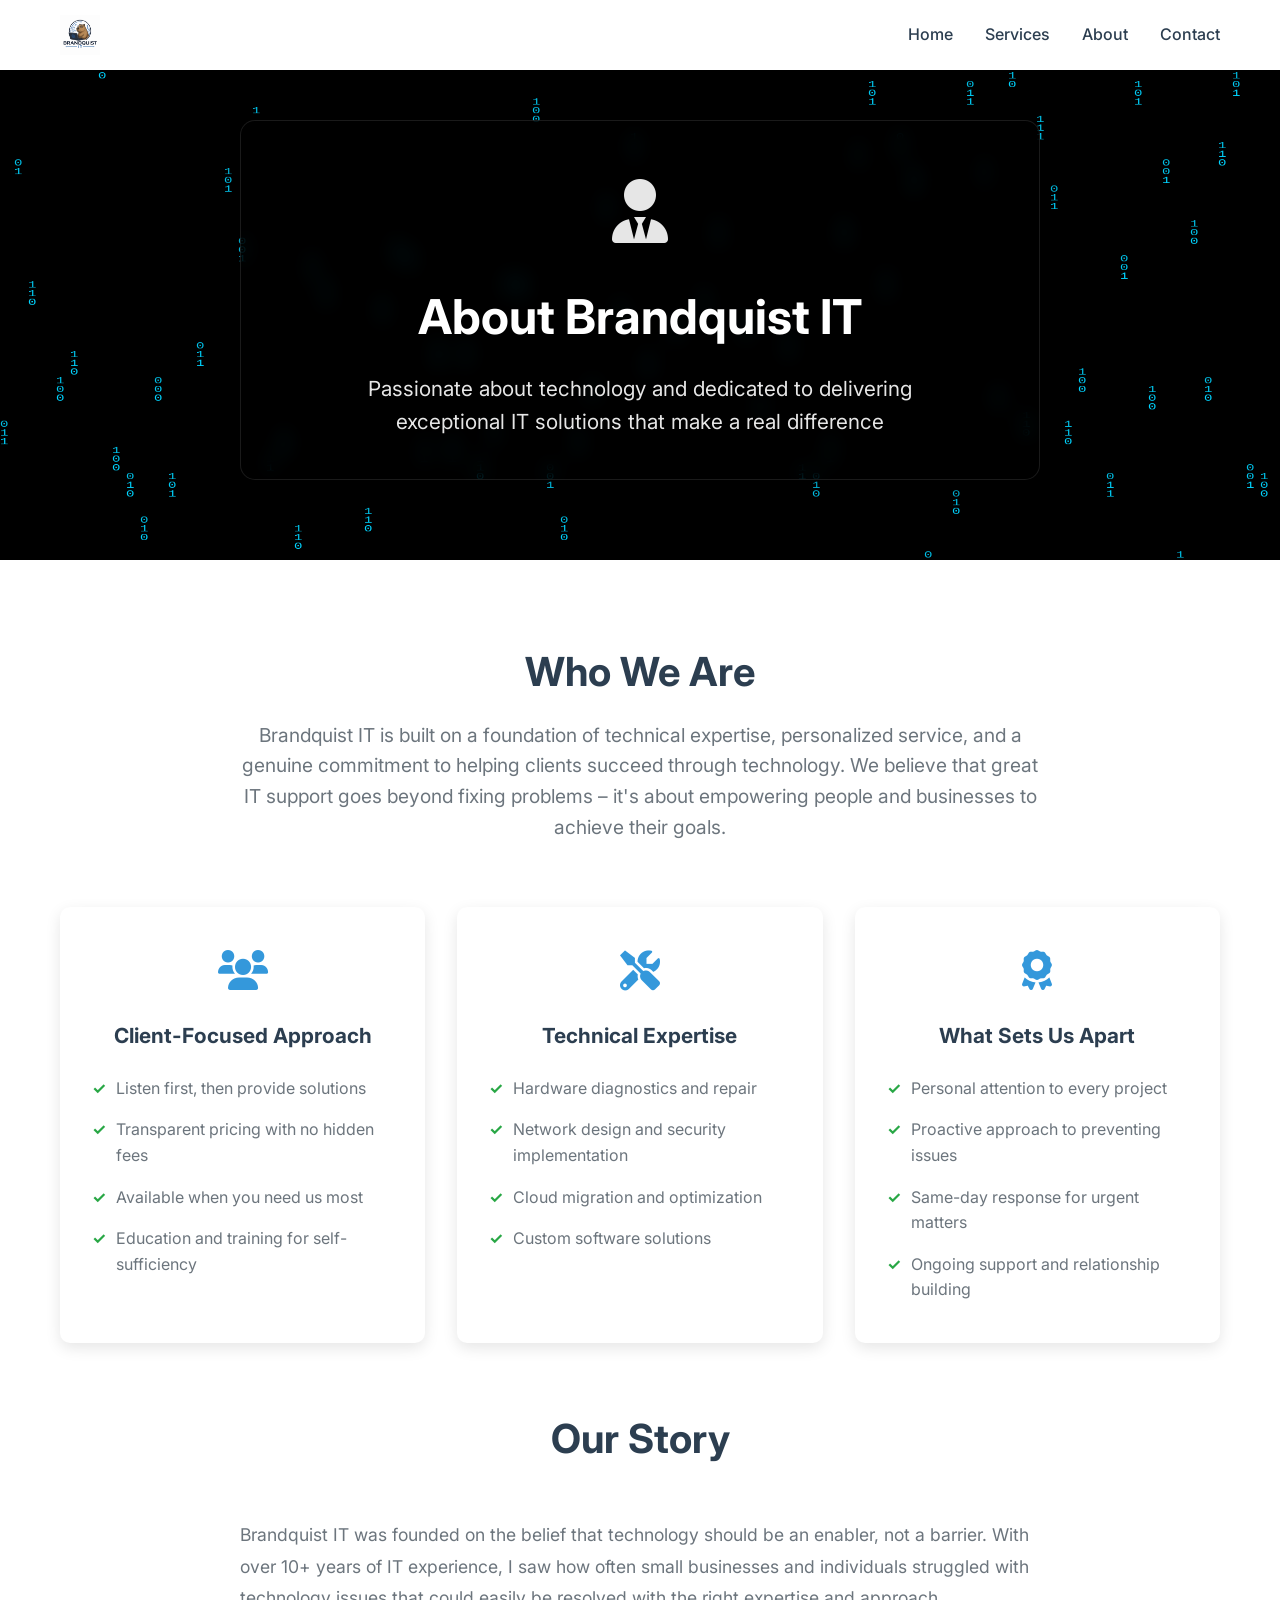
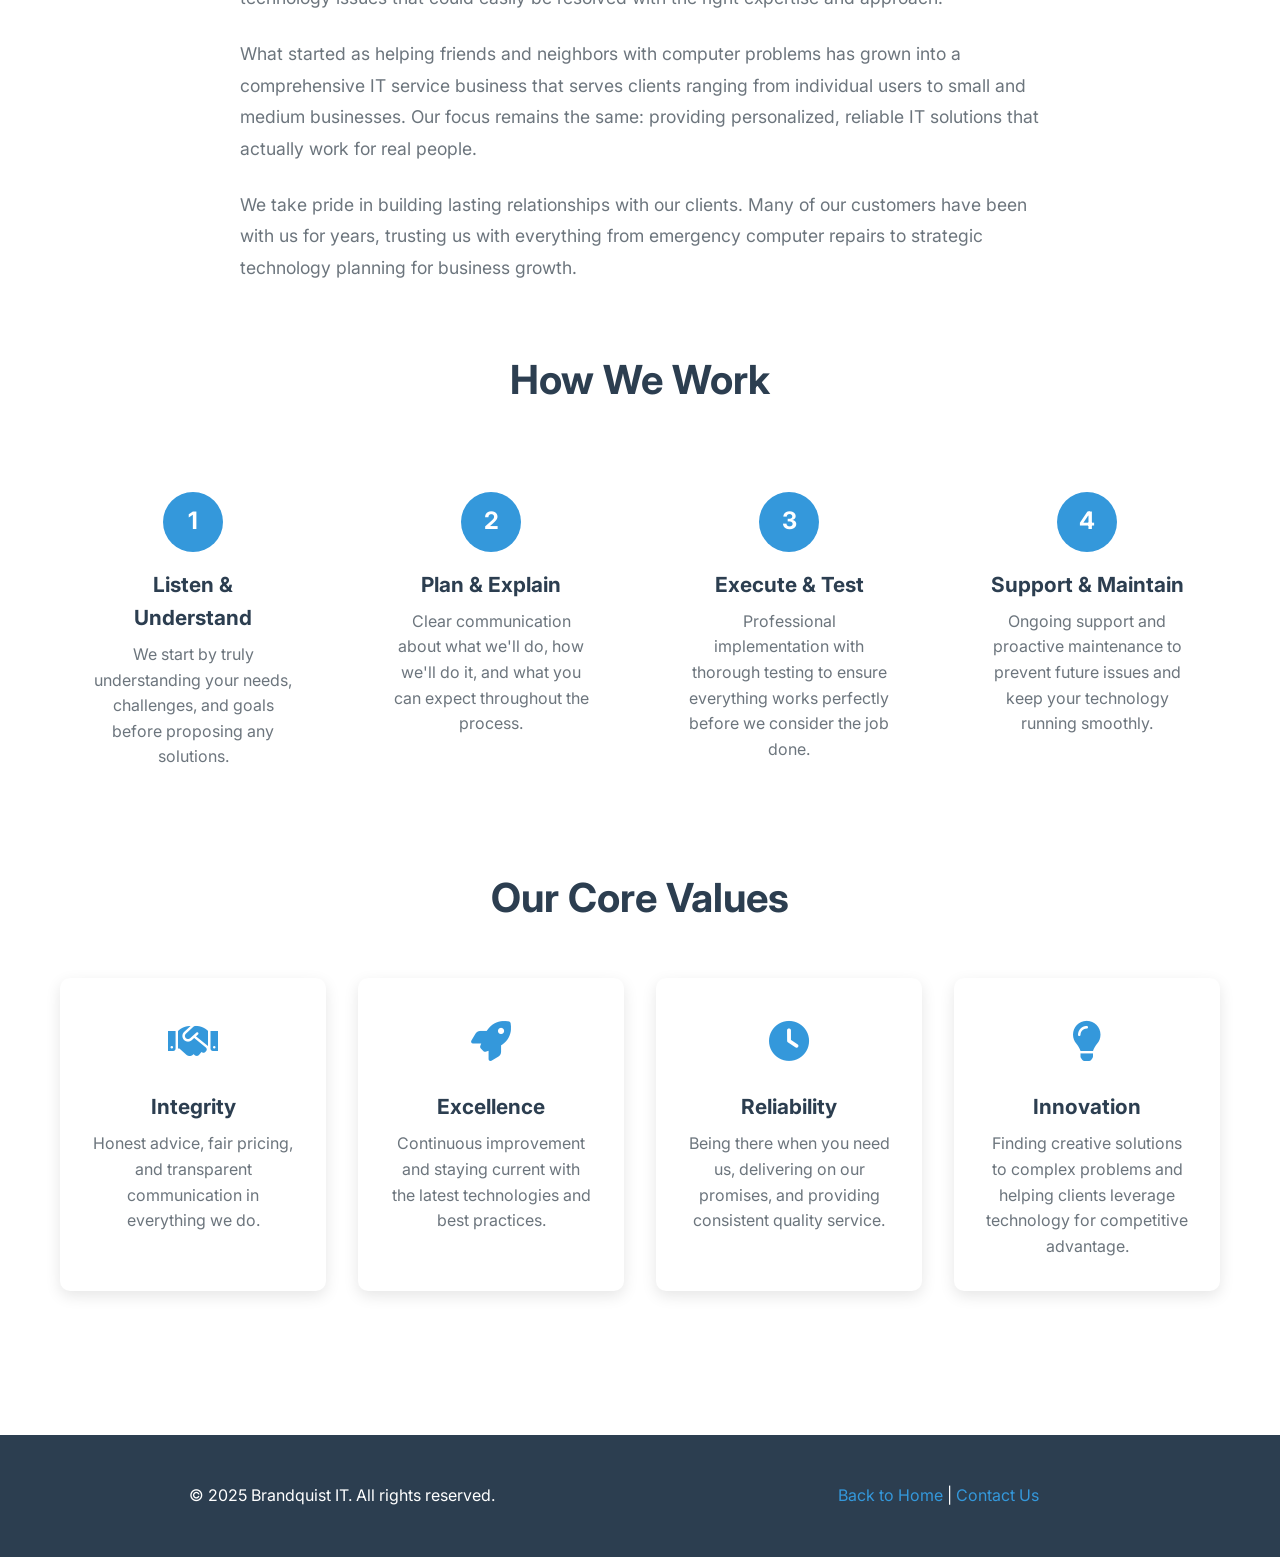
<file: about.html>
<!DOCTYPE html>
<html lang="en">
<head>
    <meta charset="UTF-8">
    <meta name="viewport" content="width=device-width, initial-scale=1.0">
    <title>About - Brandquist IT</title>
    <link rel="stylesheet" href="styles.css">
    <link href="https://fonts.googleapis.com/css2?family=Inter:wght@300;400;600;700&display=swap" rel="stylesheet">
    <link href="https://cdnjs.cloudflare.com/ajax/libs/font-awesome/6.0.0/css/all.min.css" rel="stylesheet">
</head>
<body>
    <!-- Navigation -->
    <nav class="navbar">
        <div class="nav-container">
            <div class="nav-logo">
                <a href="index.html"><img src="../brandquist_it_logo2.png" alt="Brandquist IT Logo" style="height: 40px; vertical-align: middle;"></a>
            </div>
            <ul class="nav-menu">
                <li class="nav-item">
                    <a href="index.html" class="nav-link">Home</a>
                </li>
                <li class="nav-item dropdown">
                    <a href="index.html#services" class="nav-link dropdown-toggle">Services</a>
                    <ul class="dropdown-menu">
                        <li><a href="services/computer-support.html">Computer Support</a></li>
                        <li><a href="services/network-security.html">Network & Security</a></li>
                        <li><a href="services/it-consulting.html">IT Consulting</a></li>
                        <li><a href="services/custom-solutions.html">Custom Solutions</a></li>
                        <li><a href="services/data-management.html">Data Management</a></li>
                        <li><a href="services/cloud-services.html">Cloud Services</a></li>
                    </ul>
                </li>
                <li class="nav-item">
                    <a href="about.html" class="nav-link">About</a>
                </li>
                <li class="nav-item">
                    <a href="index.html#contact" class="nav-link">Contact</a>
                </li>
            </ul>
            <div class="hamburger">
                <span class="bar"></span>
                <span class="bar"></span>
                <span class="bar"></span>
            </div>
        </div>
    </nav>

    <!-- About Hero Section -->
    <section class="service-hero">
        <canvas id="digital-rain" class="digital-rain-canvas"></canvas>
        <div class="container">
            <div class="service-hero-content">
                <div class="service-icon-large">
                    <i class="fas fa-user-tie"></i>
                </div>
                <h1>About Brandquist IT</h1>
                <p>Passionate about technology and dedicated to delivering exceptional IT solutions that make a real difference</p>
            </div>
        </div>
    </section>

    <!-- About Details -->
    <section class="service-details">
        <div class="container">
            <div class="service-overview">
                <h2>Who We Are</h2>
                <p>Brandquist IT is built on a foundation of technical expertise, personalized service, and a genuine commitment to helping clients succeed through technology. We believe that great IT support goes beyond fixing problems – it's about empowering people and businesses to achieve their goals.</p>
            </div>

            <div class="service-features">
                <div class="feature-grid">
                    <div class="feature-card">
                        <div class="feature-icon">
                            <i class="fas fa-users"></i>
                        </div>
                        <h3>Client-Focused Approach</h3>
                        <ul>
                            <li>Listen first, then provide solutions</li>
                            <li>Transparent pricing with no hidden fees</li>
                            <li>Available when you need us most</li>
                            <li>Education and training for self-sufficiency</li>
                        </ul>
                    </div>

                    <div class="feature-card">
                        <div class="feature-icon">
                            <i class="fas fa-tools"></i>
                        </div>
                        <h3>Technical Expertise</h3>
                        <ul>
                            <li>Hardware diagnostics and repair</li>
                            <li>Network design and security implementation</li>
                            <li>Cloud migration and optimization</li>
                            <li>Custom software solutions</li>
                        </ul>
                    </div>

                    <div class="feature-card">
                        <div class="feature-icon">
                            <i class="fas fa-award"></i>
                        </div>
                        <h3>What Sets Us Apart</h3>
                        <ul>
                            <li>Personal attention to every project</li>
                            <li>Proactive approach to preventing issues</li>
                            <li>Same-day response for urgent matters</li>
                            <li>Ongoing support and relationship building</li>
                        </ul>
                    </div>
                </div>
            </div>

            <div class="about-story">
                <h2>Our Story</h2>
                <div class="story-content">
                    <div class="story-text">
                        <p>Brandquist IT was founded on the belief that technology should be an enabler, not a barrier. With over 10+ years of IT experience, I saw how often small businesses and individuals struggled with technology issues that could easily be resolved with the right expertise and approach.</p>
                        
                        <p>What started as helping friends and neighbors with computer problems has grown into a comprehensive IT service business that serves clients ranging from individual users to small and medium businesses. Our focus remains the same: providing personalized, reliable IT solutions that actually work for real people.</p>
                        
                        <p>We take pride in building lasting relationships with our clients. Many of our customers have been with us for years, trusting us with everything from emergency computer repairs to strategic technology planning for business growth.</p>
                    </div>
                </div>
            </div>

            <div class="service-process">
                <h2>How We Work</h2>
                <div class="process-steps">
                    <div class="step">
                        <div class="step-number">1</div>
                        <h3>Listen & Understand</h3>
                        <p>We start by truly understanding your needs, challenges, and goals before proposing any solutions.</p>
                    </div>
                    <div class="step">
                        <div class="step-number">2</div>
                        <h3>Plan & Explain</h3>
                        <p>Clear communication about what we'll do, how we'll do it, and what you can expect throughout the process.</p>
                    </div>
                    <div class="step">
                        <div class="step-number">3</div>
                        <h3>Execute & Test</h3>
                        <p>Professional implementation with thorough testing to ensure everything works perfectly before we consider the job done.</p>
                    </div>
                    <div class="step">
                        <div class="step-number">4</div>
                        <h3>Support & Maintain</h3>
                        <p>Ongoing support and proactive maintenance to prevent future issues and keep your technology running smoothly.</p>
                    </div>
                </div>
            </div>

            <div class="about-values">
                <h2>Our Core Values</h2>
                <div class="values-grid">
                    <div class="value-item">
                        <div class="value-icon">
                            <i class="fas fa-handshake"></i>
                        </div>
                        <h3>Integrity</h3>
                        <p>Honest advice, fair pricing, and transparent communication in everything we do.</p>
                    </div>
                    <div class="value-item">
                        <div class="value-icon">
                            <i class="fas fa-rocket"></i>
                        </div>
                        <h3>Excellence</h3>
                        <p>Continuous improvement and staying current with the latest technologies and best practices.</p>
                    </div>
                    <div class="value-item">
                        <div class="value-icon">
                            <i class="fas fa-clock"></i>
                        </div>
                        <h3>Reliability</h3>
                        <p>Being there when you need us, delivering on our promises, and providing consistent quality service.</p>
                    </div>
                    <div class="value-item">
                        <div class="value-icon">
                            <i class="fas fa-lightbulb"></i>
                        </div>
                        <h3>Innovation</h3>
                        <p>Finding creative solutions to complex problems and helping clients leverage technology for competitive advantage.</p>
                    </div>
                </div>
            </div>
        </div>
    </section>

    <!-- Footer -->
    <footer class="footer">
        <div class="container">
            <div class="footer-content">
                <p>&copy; 2025 Brandquist IT. All rights reserved.</p>
                <p><a href="index.html">Back to Home</a> | <a href="index.html#contact">Contact Us</a></p>
            </div>
        </div>
    </footer>

    <script src="script.js"></script>
</body>
</html>
</file>
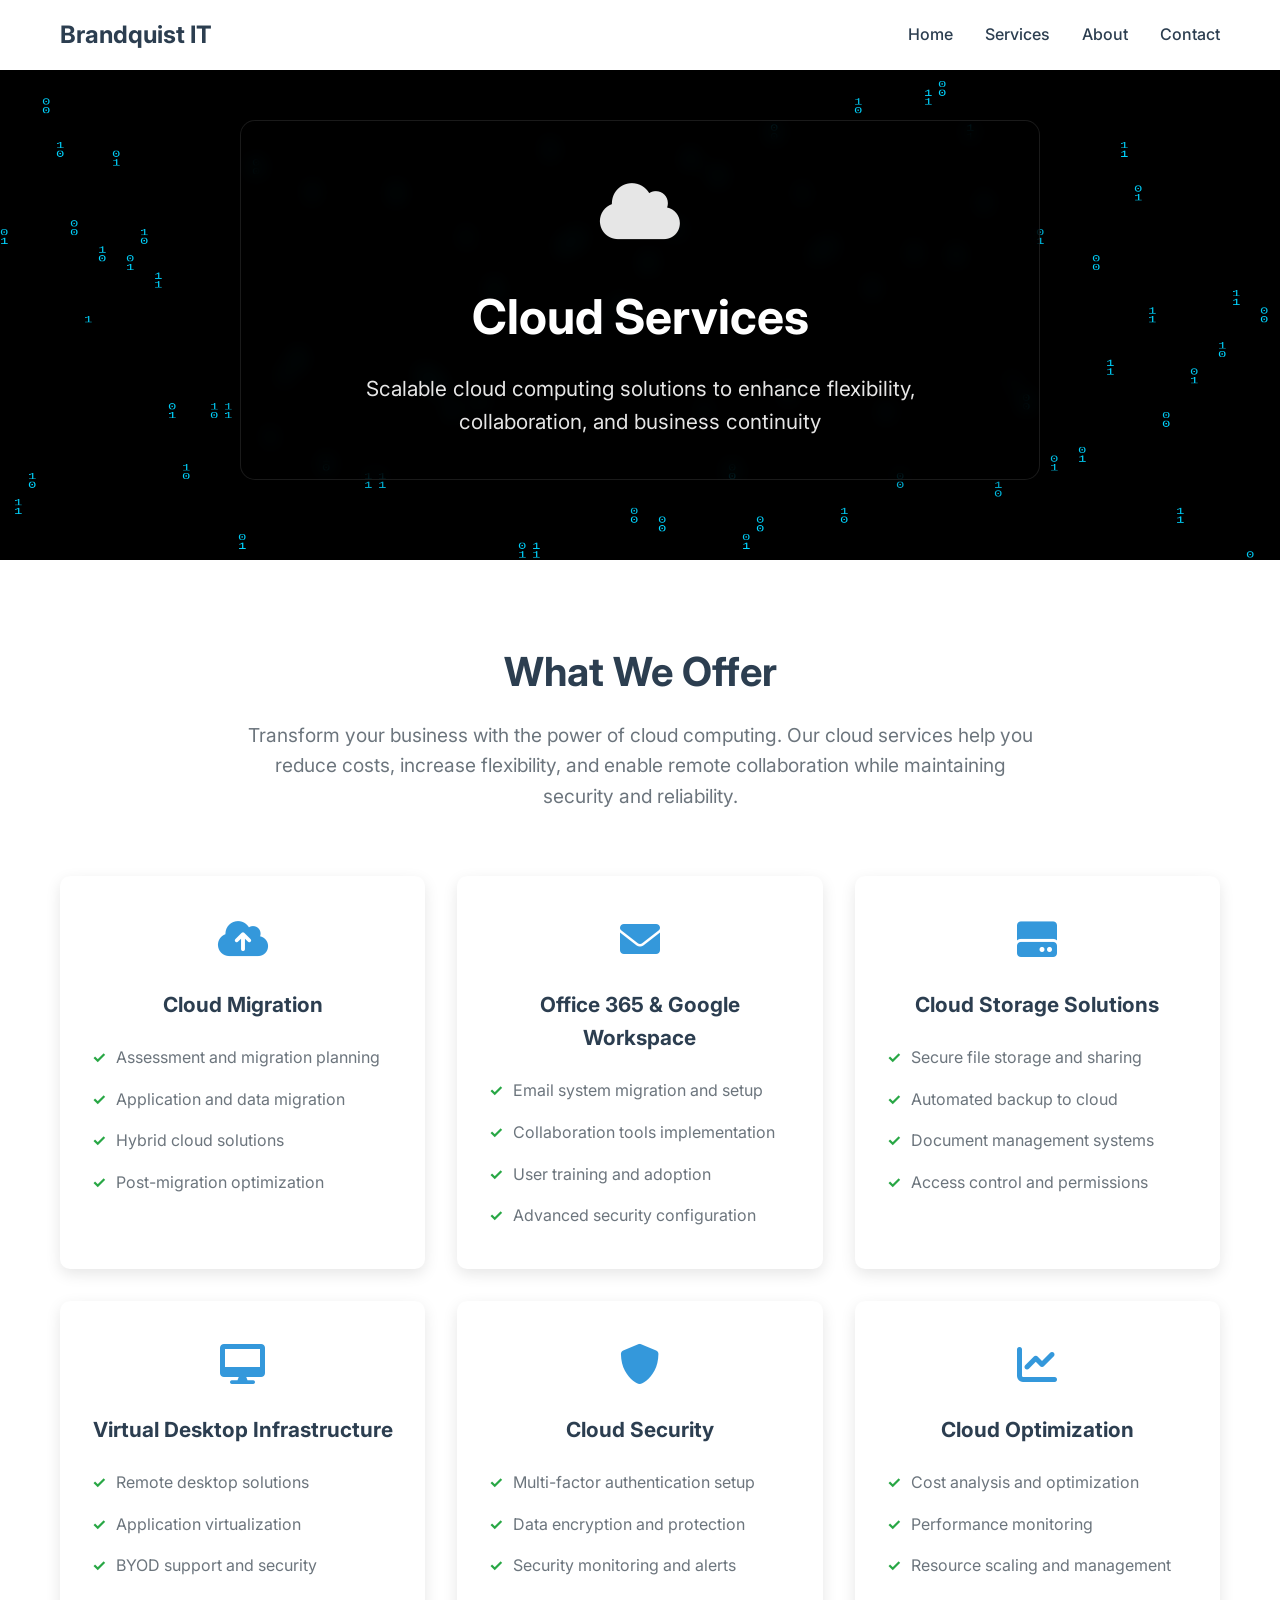
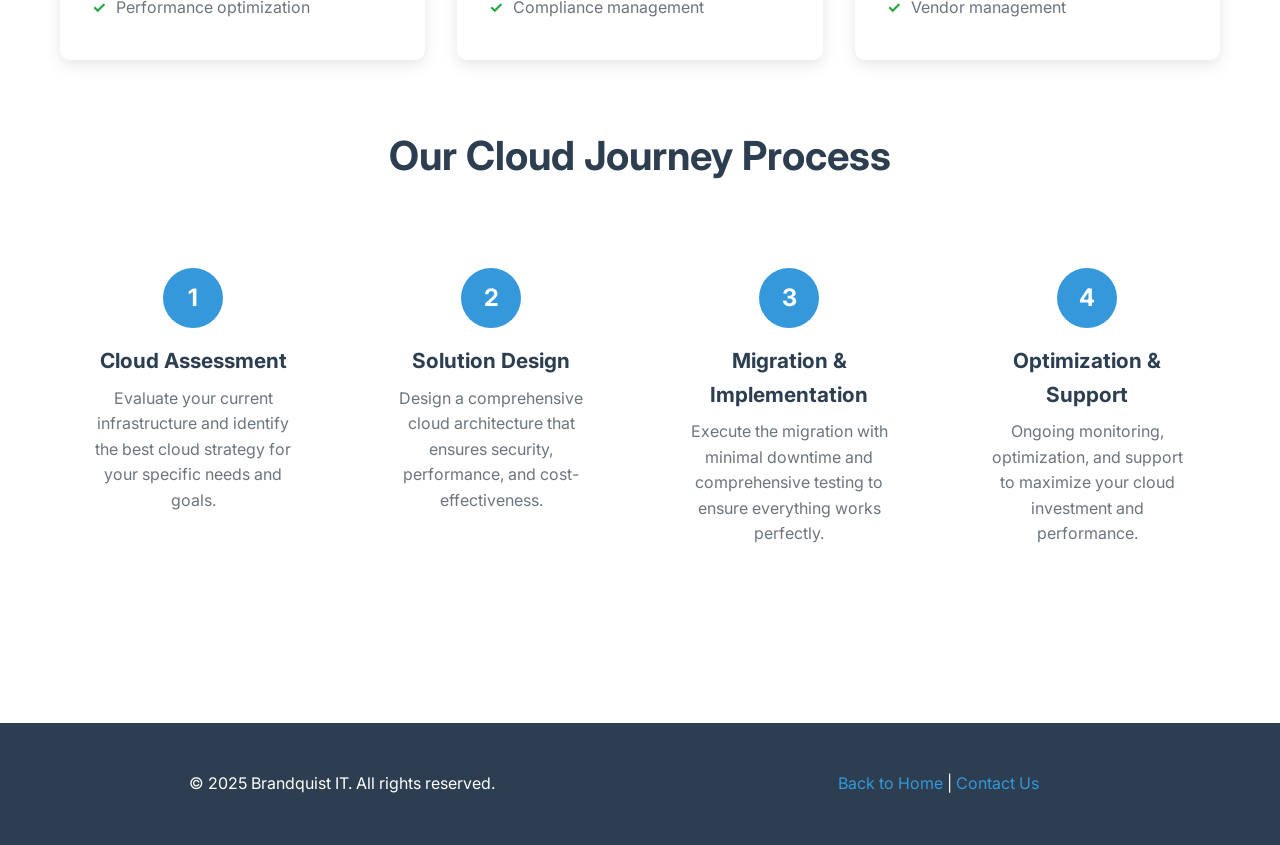
<file: services/cloud-services.html>
<!DOCTYPE html>
<html lang="en">
<head>
    <meta charset="UTF-8">
    <meta name="viewport" content="width=device-width, initial-scale=1.0">
    <title>Cloud Services - Brandquist IT</title>
    <link rel="stylesheet" href="../styles.css">
    <link href="https://fonts.googleapis.com/css2?family=Inter:wght@300;400;600;700&display=swap" rel="stylesheet">
    <link href="https://cdnjs.cloudflare.com/ajax/libs/font-awesome/6.0.0/css/all.min.css" rel="stylesheet">
</head>
<body>
    <!-- Navigation -->
    <nav class="navbar">
        <div class="nav-container">
            <div class="nav-logo">
                <a href="../index.html">Brandquist IT</a>
            </div>
            <ul class="nav-menu">
                <li class="nav-item">
                    <a href="../index.html" class="nav-link">Home</a>
                </li>
                <li class="nav-item dropdown">
                    <a href="../index.html#services" class="nav-link dropdown-toggle">Services</a>
                    <ul class="dropdown-menu">
                        <li><a href="computer-support.html">Computer Support</a></li>
                        <li><a href="network-security.html">Network & Security</a></li>
                        <li><a href="it-consulting.html">IT Consulting</a></li>
                        <li><a href="custom-solutions.html">Custom Solutions</a></li>
                        <li><a href="data-management.html">Data Management</a></li>
                        <li><a href="cloud-services.html">Cloud Services</a></li>
                    </ul>
                </li>
                <li class="nav-item">
                    <a href="../about.html" class="nav-link">About</a>
                </li>
                <li class="nav-item">
                    <a href="../index.html#contact" class="nav-link">Contact</a>
                </li>
            </ul>
            <div class="hamburger">
                <span class="bar"></span>
                <span class="bar"></span>
                <span class="bar"></span>
            </div>
        </div>
    </nav>

    <!-- Service Hero Section -->
    <section class="service-hero">
        <canvas id="digital-rain" class="digital-rain-canvas"></canvas>
        <div class="container">
            <div class="service-hero-content">
                <div class="service-icon-large">
                    <i class="fas fa-cloud"></i>
                </div>
                <h1>Cloud Services</h1>
                <p>Scalable cloud computing solutions to enhance flexibility, collaboration, and business continuity</p>
            </div>
        </div>
    </section>

    <!-- Service Details -->
    <section class="service-details">
        <div class="container">
            <div class="service-overview">
                <h2>What We Offer</h2>
                <p>Transform your business with the power of cloud computing. Our cloud services help you reduce costs, increase flexibility, and enable remote collaboration while maintaining security and reliability.</p>
            </div>

            <div class="service-features">
                <div class="feature-grid">
                    <div class="feature-card">
                        <div class="feature-icon">
                            <i class="fas fa-cloud-upload-alt"></i>
                        </div>
                        <h3>Cloud Migration</h3>
                        <ul>
                            <li>Assessment and migration planning</li>
                            <li>Application and data migration</li>
                            <li>Hybrid cloud solutions</li>
                            <li>Post-migration optimization</li>
                        </ul>
                    </div>

                    <div class="feature-card">
                        <div class="feature-icon">
                            <i class="fas fa-envelope"></i>
                        </div>
                        <h3>Office 365 & Google Workspace</h3>
                        <ul>
                            <li>Email system migration and setup</li>
                            <li>Collaboration tools implementation</li>
                            <li>User training and adoption</li>
                            <li>Advanced security configuration</li>
                        </ul>
                    </div>

                    <div class="feature-card">
                        <div class="feature-icon">
                            <i class="fas fa-hdd"></i>
                        </div>
                        <h3>Cloud Storage Solutions</h3>
                        <ul>
                            <li>Secure file storage and sharing</li>
                            <li>Automated backup to cloud</li>
                            <li>Document management systems</li>
                            <li>Access control and permissions</li>
                        </ul>
                    </div>

                    <div class="feature-card">
                        <div class="feature-icon">
                            <i class="fas fa-desktop"></i>
                        </div>
                        <h3>Virtual Desktop Infrastructure</h3>
                        <ul>
                            <li>Remote desktop solutions</li>
                            <li>Application virtualization</li>
                            <li>BYOD support and security</li>
                            <li>Performance optimization</li>
                        </ul>
                    </div>

                    <div class="feature-card">
                        <div class="feature-icon">
                            <i class="fas fa-shield-alt"></i>
                        </div>
                        <h3>Cloud Security</h3>
                        <ul>
                            <li>Multi-factor authentication setup</li>
                            <li>Data encryption and protection</li>
                            <li>Security monitoring and alerts</li>
                            <li>Compliance management</li>
                        </ul>
                    </div>

                    <div class="feature-card">
                        <div class="feature-icon">
                            <i class="fas fa-chart-line"></i>
                        </div>
                        <h3>Cloud Optimization</h3>
                        <ul>
                            <li>Cost analysis and optimization</li>
                            <li>Performance monitoring</li>
                            <li>Resource scaling and management</li>
                            <li>Vendor management</li>
                        </ul>
                    </div>
                </div>
            </div>

            <div class="service-process">
                <h2>Our Cloud Journey Process</h2>
                <div class="process-steps">
                    <div class="step">
                        <div class="step-number">1</div>
                        <h3>Cloud Assessment</h3>
                        <p>Evaluate your current infrastructure and identify the best cloud strategy for your specific needs and goals.</p>
                    </div>
                    <div class="step">
                        <div class="step-number">2</div>
                        <h3>Solution Design</h3>
                        <p>Design a comprehensive cloud architecture that ensures security, performance, and cost-effectiveness.</p>
                    </div>
                    <div class="step">
                        <div class="step-number">3</div>
                        <h3>Migration & Implementation</h3>
                        <p>Execute the migration with minimal downtime and comprehensive testing to ensure everything works perfectly.</p>
                    </div>
                    <div class="step">
                        <div class="step-number">4</div>
                        <h3>Optimization & Support</h3>
                        <p>Ongoing monitoring, optimization, and support to maximize your cloud investment and performance.</p>
                    </div>
                </div>
            </div>
        </div>
    </section>

    <!-- Footer -->
    <footer class="footer">
        <div class="container">
            <div class="footer-content">
                <p>&copy; 2025 Brandquist IT. All rights reserved.</p>
                <p><a href="../index.html">Back to Home</a> | <a href="../index.html#contact">Contact Us</a></p>
            </div>
        </div>
    </footer>

    <script src="../script.js"></script>
</body>
</html>
</file>
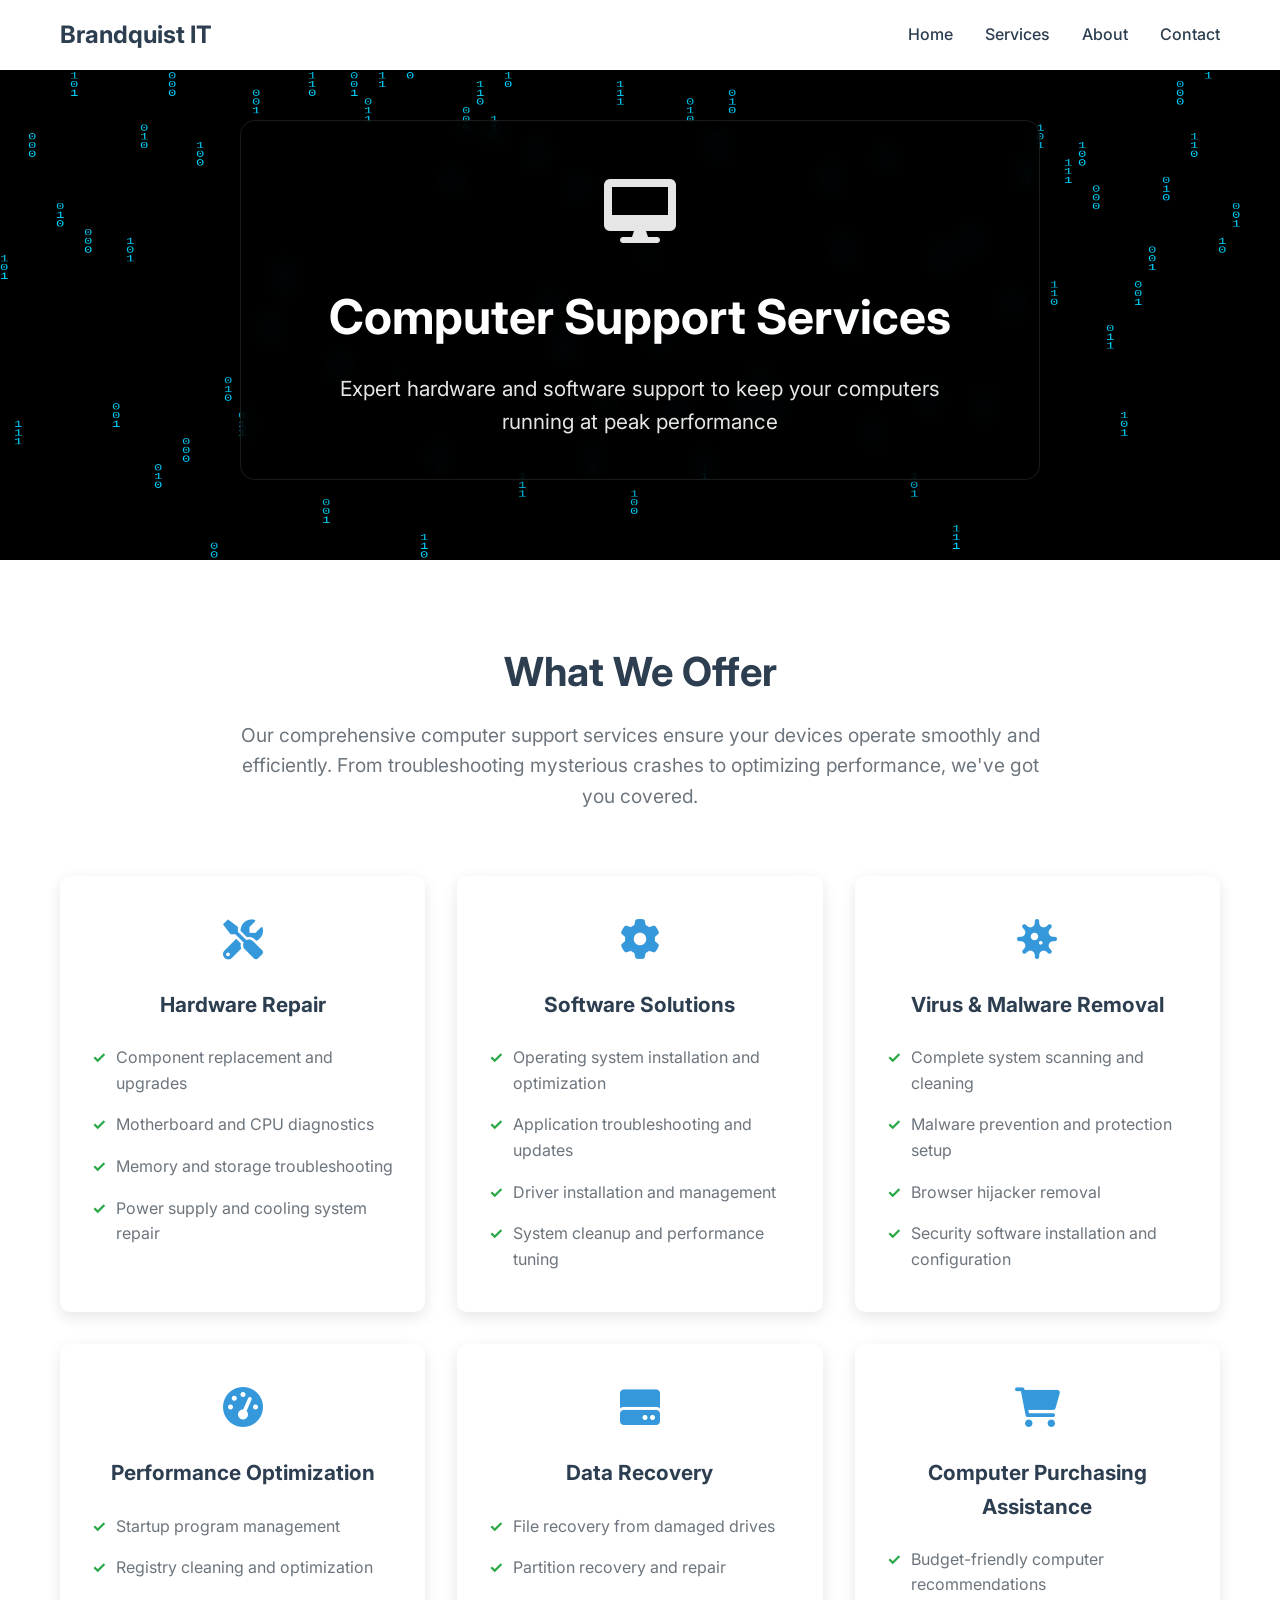
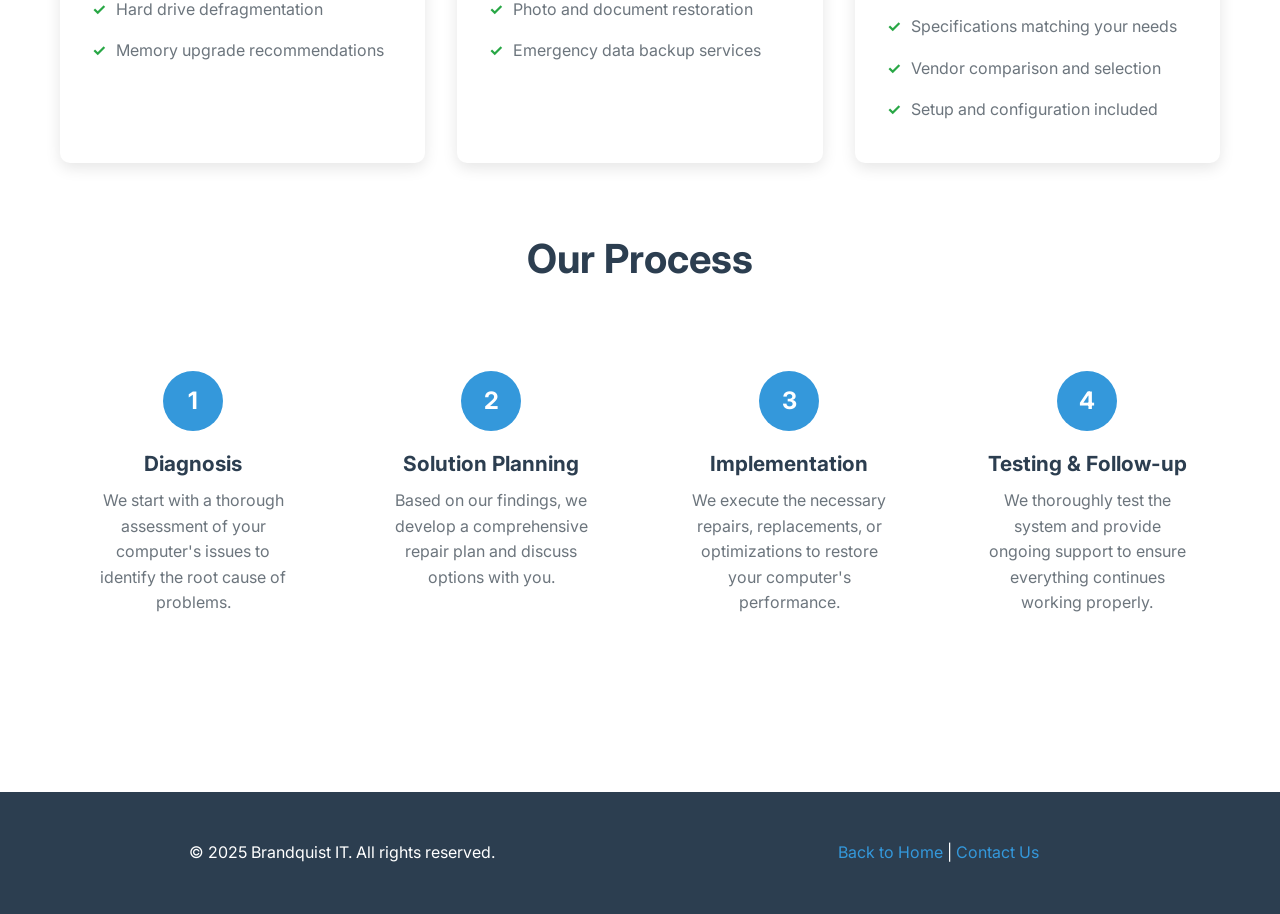
<file: services/computer-support.html>
<!DOCTYPE html>
<html lang="en">
<head>
    <meta charset="UTF-8">
    <meta name="viewport" content="width=device-width, initial-scale=1.0">
    <title>Computer Support - Brandquist IT</title>
    <link rel="stylesheet" href="../styles.css">
    <link href="https://fonts.googleapis.com/css2?family=Inter:wght@300;400;600;700&display=swap" rel="stylesheet">
    <link href="https://cdnjs.cloudflare.com/ajax/libs/font-awesome/6.0.0/css/all.min.css" rel="stylesheet">
</head>
<body>
    <!-- Navigation -->
    <nav class="navbar">
        <div class="nav-container">
            <div class="nav-logo">
                <a href="../index.html">Brandquist IT</a>
            </div>
            <ul class="nav-menu">
                <li class="nav-item">
                    <a href="../index.html" class="nav-link">Home</a>
                </li>
                <li class="nav-item dropdown">
                    <a href="../index.html#services" class="nav-link dropdown-toggle">Services</a>
                    <ul class="dropdown-menu">
                        <li><a href="computer-support.html">Computer Support</a></li>
                        <li><a href="network-security.html">Network & Security</a></li>
                        <li><a href="it-consulting.html">IT Consulting</a></li>
                        <li><a href="custom-solutions.html">Custom Solutions</a></li>
                        <li><a href="data-management.html">Data Management</a></li>
                        <li><a href="cloud-services.html">Cloud Services</a></li>
                    </ul>
                </li>
                <li class="nav-item">
                    <a href="../about.html" class="nav-link">About</a>
                </li>
                <li class="nav-item">
                    <a href="../index.html#contact" class="nav-link">Contact</a>
                </li>
            </ul>
            <div class="hamburger">
                <span class="bar"></span>
                <span class="bar"></span>
                <span class="bar"></span>
            </div>
        </div>
    </nav>

    <!-- Service Hero Section -->
    <section class="service-hero">
        <canvas id="digital-rain" class="digital-rain-canvas"></canvas>
        <div class="container">
            <div class="service-hero-content">
                <div class="service-icon-large">
                    <i class="fas fa-desktop"></i>
                </div>
                <h1>Computer Support Services</h1>
                <p>Expert hardware and software support to keep your computers running at peak performance</p>
            </div>
        </div>
    </section>

    <!-- Service Details -->
    <section class="service-details">
        <div class="container">
            <div class="service-overview">
                <h2>What We Offer</h2>
                <p>Our comprehensive computer support services ensure your devices operate smoothly and efficiently. From troubleshooting mysterious crashes to optimizing performance, we've got you covered.</p>
            </div>

            <div class="service-features">
                <div class="feature-grid">
                    <div class="feature-card">
                        <div class="feature-icon">
                            <i class="fas fa-tools"></i>
                        </div>
                        <h3>Hardware Repair</h3>
                        <ul>
                            <li>Component replacement and upgrades</li>
                            <li>Motherboard and CPU diagnostics</li>
                            <li>Memory and storage troubleshooting</li>
                            <li>Power supply and cooling system repair</li>
                        </ul>
                    </div>

                    <div class="feature-card">
                        <div class="feature-icon">
                            <i class="fas fa-cog"></i>
                        </div>
                        <h3>Software Solutions</h3>
                        <ul>
                            <li>Operating system installation and optimization</li>
                            <li>Application troubleshooting and updates</li>
                            <li>Driver installation and management</li>
                            <li>System cleanup and performance tuning</li>
                        </ul>
                    </div>

                    <div class="feature-card">
                        <div class="feature-icon">
                            <i class="fas fa-virus"></i>
                        </div>
                        <h3>Virus & Malware Removal</h3>
                        <ul>
                            <li>Complete system scanning and cleaning</li>
                            <li>Malware prevention and protection setup</li>
                            <li>Browser hijacker removal</li>
                            <li>Security software installation and configuration</li>
                        </ul>
                    </div>

                    <div class="feature-card">
                        <div class="feature-icon">
                            <i class="fas fa-tachometer-alt"></i>
                        </div>
                        <h3>Performance Optimization</h3>
                        <ul>
                            <li>Startup program management</li>
                            <li>Registry cleaning and optimization</li>
                            <li>Hard drive defragmentation</li>
                            <li>Memory upgrade recommendations</li>
                        </ul>
                    </div>

                    <div class="feature-card">
                        <div class="feature-icon">
                            <i class="fas fa-hdd"></i>
                        </div>
                        <h3>Data Recovery</h3>
                        <ul>
                            <li>File recovery from damaged drives</li>
                            <li>Partition recovery and repair</li>
                            <li>Photo and document restoration</li>
                            <li>Emergency data backup services</li>
                        </ul>
                    </div>

                    <div class="feature-card">
                        <div class="feature-icon">
                            <i class="fas fa-shopping-cart"></i>
                        </div>
                        <h3>Computer Purchasing Assistance</h3>
                        <ul>
                            <li>Budget-friendly computer recommendations</li>
                            <li>Specifications matching your needs</li>
                            <li>Vendor comparison and selection</li>
                            <li>Setup and configuration included</li>
                        </ul>
                    </div>
                </div>
            </div>

            <div class="service-process">
                <h2>Our Process</h2>
                <div class="process-steps">
                    <div class="step">
                        <div class="step-number">1</div>
                        <h3>Diagnosis</h3>
                        <p>We start with a thorough assessment of your computer's issues to identify the root cause of problems.</p>
                    </div>
                    <div class="step">
                        <div class="step-number">2</div>
                        <h3>Solution Planning</h3>
                        <p>Based on our findings, we develop a comprehensive repair plan and discuss options with you.</p>
                    </div>
                    <div class="step">
                        <div class="step-number">3</div>
                        <h3>Implementation</h3>
                        <p>We execute the necessary repairs, replacements, or optimizations to restore your computer's performance.</p>
                    </div>
                    <div class="step">
                        <div class="step-number">4</div>
                        <h3>Testing & Follow-up</h3>
                        <p>We thoroughly test the system and provide ongoing support to ensure everything continues working properly.</p>
                    </div>
                </div>
            </div>
        </div>
    </section>

    <!-- Footer (simplified for service pages) -->
    <footer class="footer">
        <div class="container">
            <div class="footer-content">
                <p>&copy; 2025 Brandquist IT. All rights reserved.</p>
                <p><a href="../index.html">Back to Home</a> | <a href="../index.html#contact">Contact Us</a></p>
            </div>
        </div>
    </footer>

    <script src="../script.js"></script>
</body>
</html>
</file>
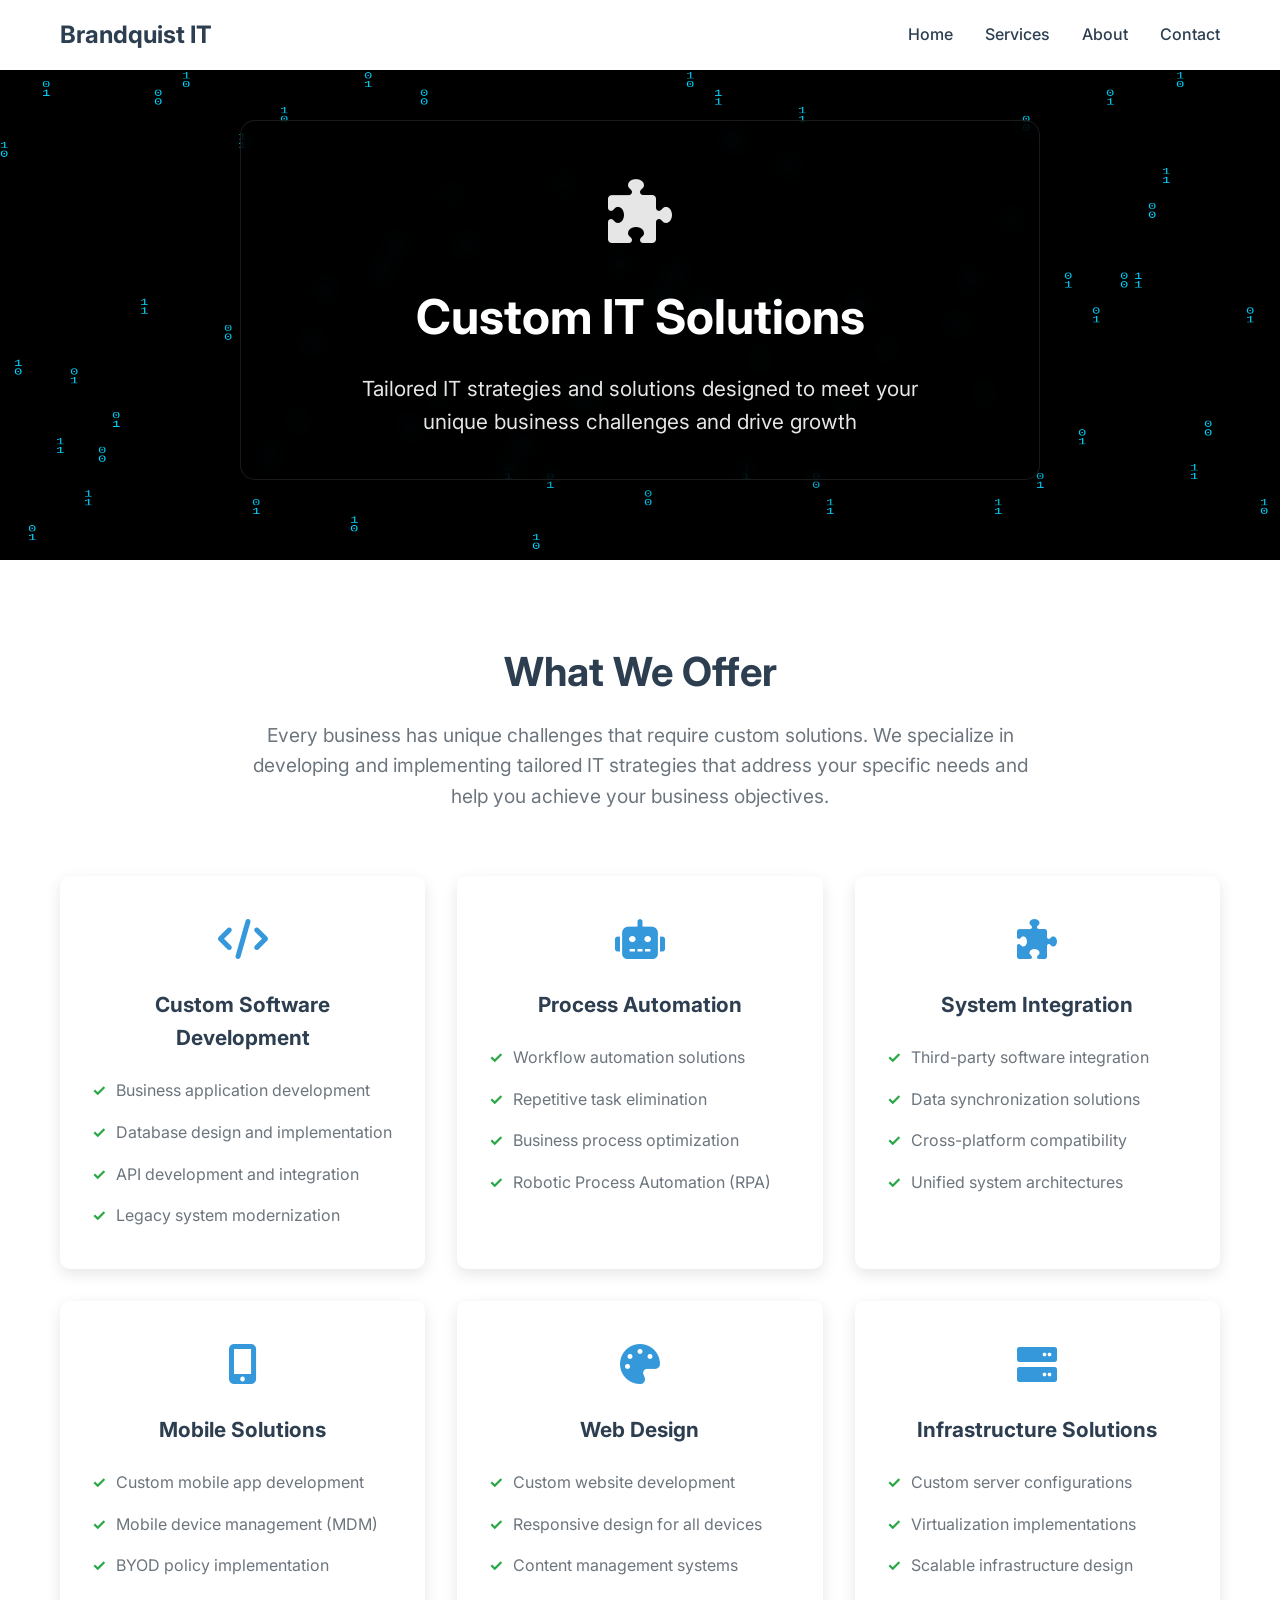
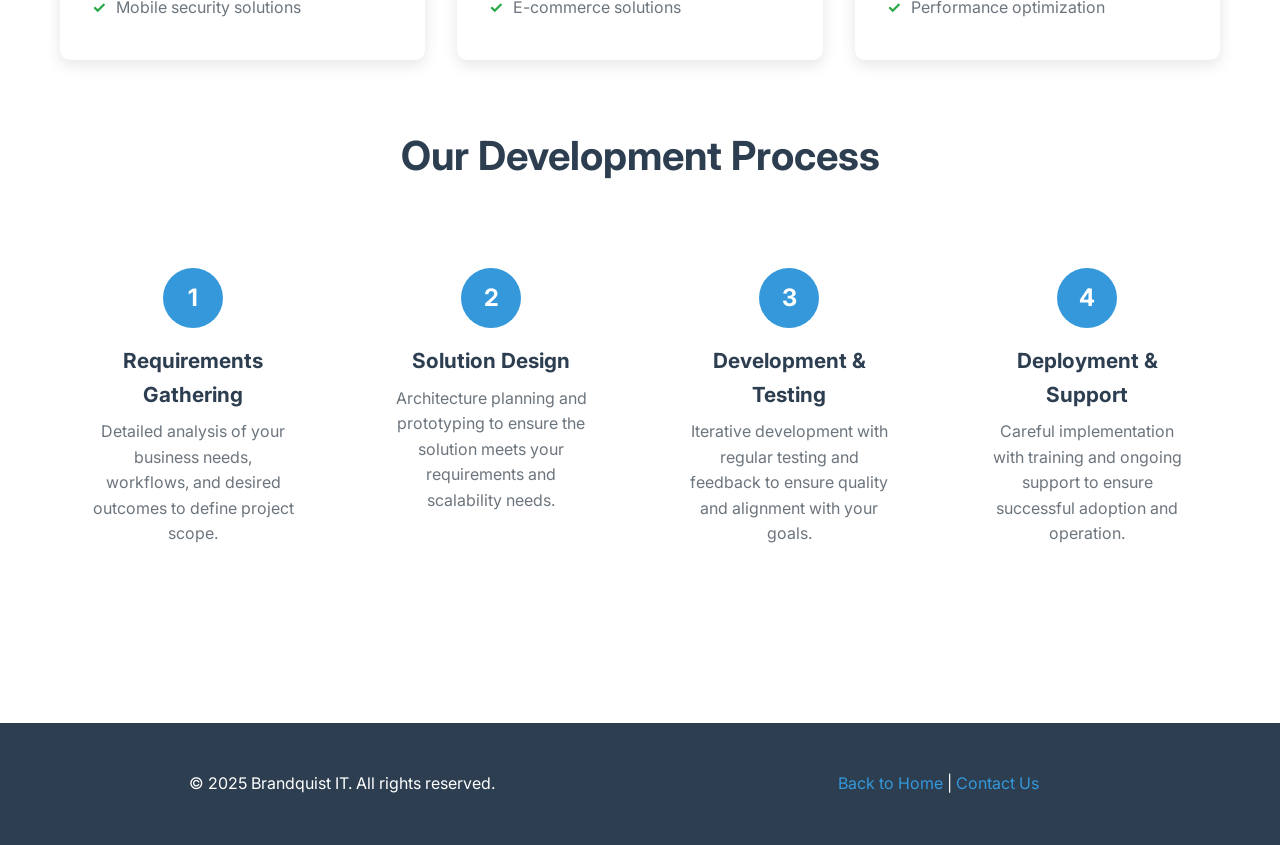
<file: services/custom-solutions.html>
<!DOCTYPE html>
<html lang="en">
<head>
    <meta charset="UTF-8">
    <meta name="viewport" content="width=device-width, initial-scale=1.0">
    <title>Custom IT Solutions - Brandquist IT</title>
    <link rel="stylesheet" href="../styles.css">
    <link href="https://fonts.googleapis.com/css2?family=Inter:wght@300;400;600;700&display=swap" rel="stylesheet">
    <link href="https://cdnjs.cloudflare.com/ajax/libs/font-awesome/6.0.0/css/all.min.css" rel="stylesheet">
</head>
<body>
    <!-- Navigation -->
    <nav class="navbar">
        <div class="nav-container">
            <div class="nav-logo">
                <a href="../index.html">Brandquist IT</a>
            </div>
            <ul class="nav-menu">
                <li class="nav-item">
                    <a href="../index.html" class="nav-link">Home</a>
                </li>
                <li class="nav-item dropdown">
                    <a href="../index.html#services" class="nav-link dropdown-toggle">Services</a>
                    <ul class="dropdown-menu">
                        <li><a href="computer-support.html">Computer Support</a></li>
                        <li><a href="network-security.html">Network & Security</a></li>
                        <li><a href="it-consulting.html">IT Consulting</a></li>
                        <li><a href="custom-solutions.html">Custom Solutions</a></li>
                        <li><a href="data-management.html">Data Management</a></li>
                        <li><a href="cloud-services.html">Cloud Services</a></li>
                    </ul>
                </li>
                <li class="nav-item">
                    <a href="../about.html" class="nav-link">About</a>
                </li>
                <li class="nav-item">
                    <a href="../index.html#contact" class="nav-link">Contact</a>
                </li>
            </ul>
            <div class="hamburger">
                <span class="bar"></span>
                <span class="bar"></span>
                <span class="bar"></span>
            </div>
        </div>
    </nav>

    <!-- Service Hero Section -->
    <section class="service-hero">
        <canvas id="digital-rain" class="digital-rain-canvas"></canvas>
        <div class="container">
            <div class="service-hero-content">
                <div class="service-icon-large">
                    <i class="fas fa-puzzle-piece"></i>
                </div>
                <h1>Custom IT Solutions</h1>
                <p>Tailored IT strategies and solutions designed to meet your unique business challenges and drive growth</p>
            </div>
        </div>
    </section>

    <!-- Service Details -->
    <section class="service-details">
        <div class="container">
            <div class="service-overview">
                <h2>What We Offer</h2>
                <p>Every business has unique challenges that require custom solutions. We specialize in developing and implementing tailored IT strategies that address your specific needs and help you achieve your business objectives.</p>
            </div>

            <div class="service-features">
                <div class="feature-grid">
                    <div class="feature-card">
                        <div class="feature-icon">
                            <i class="fas fa-code"></i>
                        </div>
                        <h3>Custom Software Development</h3>
                        <ul>
                            <li>Business application development</li>
                            <li>Database design and implementation</li>
                            <li>API development and integration</li>
                            <li>Legacy system modernization</li>
                        </ul>
                    </div>

                    <div class="feature-card">
                        <div class="feature-icon">
                            <i class="fas fa-robot"></i>
                        </div>
                        <h3>Process Automation</h3>
                        <ul>
                            <li>Workflow automation solutions</li>
                            <li>Repetitive task elimination</li>
                            <li>Business process optimization</li>
                            <li>Robotic Process Automation (RPA)</li>
                        </ul>
                    </div>

                    <div class="feature-card">
                        <div class="feature-icon">
                            <i class="fas fa-puzzle-piece"></i>
                        </div>
                        <h3>System Integration</h3>
                        <ul>
                            <li>Third-party software integration</li>
                            <li>Data synchronization solutions</li>
                            <li>Cross-platform compatibility</li>
                            <li>Unified system architectures</li>
                        </ul>
                    </div>

                    <div class="feature-card">
                        <div class="feature-icon">
                            <i class="fas fa-mobile-alt"></i>
                        </div>
                        <h3>Mobile Solutions</h3>
                        <ul>
                            <li>Custom mobile app development</li>
                            <li>Mobile device management (MDM)</li>
                            <li>BYOD policy implementation</li>
                            <li>Mobile security solutions</li>
                        </ul>
                    </div>

                    <div class="feature-card">
                        <div class="feature-icon">
                            <i class="fas fa-palette"></i>
                        </div>
                        <h3>Web Design</h3>
                        <ul>
                            <li>Custom website development</li>
                            <li>Responsive design for all devices</li>
                            <li>Content management systems</li>
                            <li>E-commerce solutions</li>
                        </ul>
                    </div>

                    <div class="feature-card">
                        <div class="feature-icon">
                            <i class="fas fa-server"></i>
                        </div>
                        <h3>Infrastructure Solutions</h3>
                        <ul>
                            <li>Custom server configurations</li>
                            <li>Virtualization implementations</li>
                            <li>Scalable infrastructure design</li>
                            <li>Performance optimization</li>
                        </ul>
                    </div>
                </div>
            </div>

            <div class="service-process">
                <h2>Our Development Process</h2>
                <div class="process-steps">
                    <div class="step">
                        <div class="step-number">1</div>
                        <h3>Requirements Gathering</h3>
                        <p>Detailed analysis of your business needs, workflows, and desired outcomes to define project scope.</p>
                    </div>
                    <div class="step">
                        <div class="step-number">2</div>
                        <h3>Solution Design</h3>
                        <p>Architecture planning and prototyping to ensure the solution meets your requirements and scalability needs.</p>
                    </div>
                    <div class="step">
                        <div class="step-number">3</div>
                        <h3>Development & Testing</h3>
                        <p>Iterative development with regular testing and feedback to ensure quality and alignment with your goals.</p>
                    </div>
                    <div class="step">
                        <div class="step-number">4</div>
                        <h3>Deployment & Support</h3>
                        <p>Careful implementation with training and ongoing support to ensure successful adoption and operation.</p>
                    </div>
                </div>
            </div>
        </div>
    </section>

    <!-- Footer -->
    <footer class="footer">
        <div class="container">
            <div class="footer-content">
                <p>&copy; 2025 Brandquist IT. All rights reserved.</p>
                <p><a href="../index.html">Back to Home</a> | <a href="../index.html#contact">Contact Us</a></p>
            </div>
        </div>
    </footer>

    <script src="../script.js"></script>
</body>
</html>
</file>
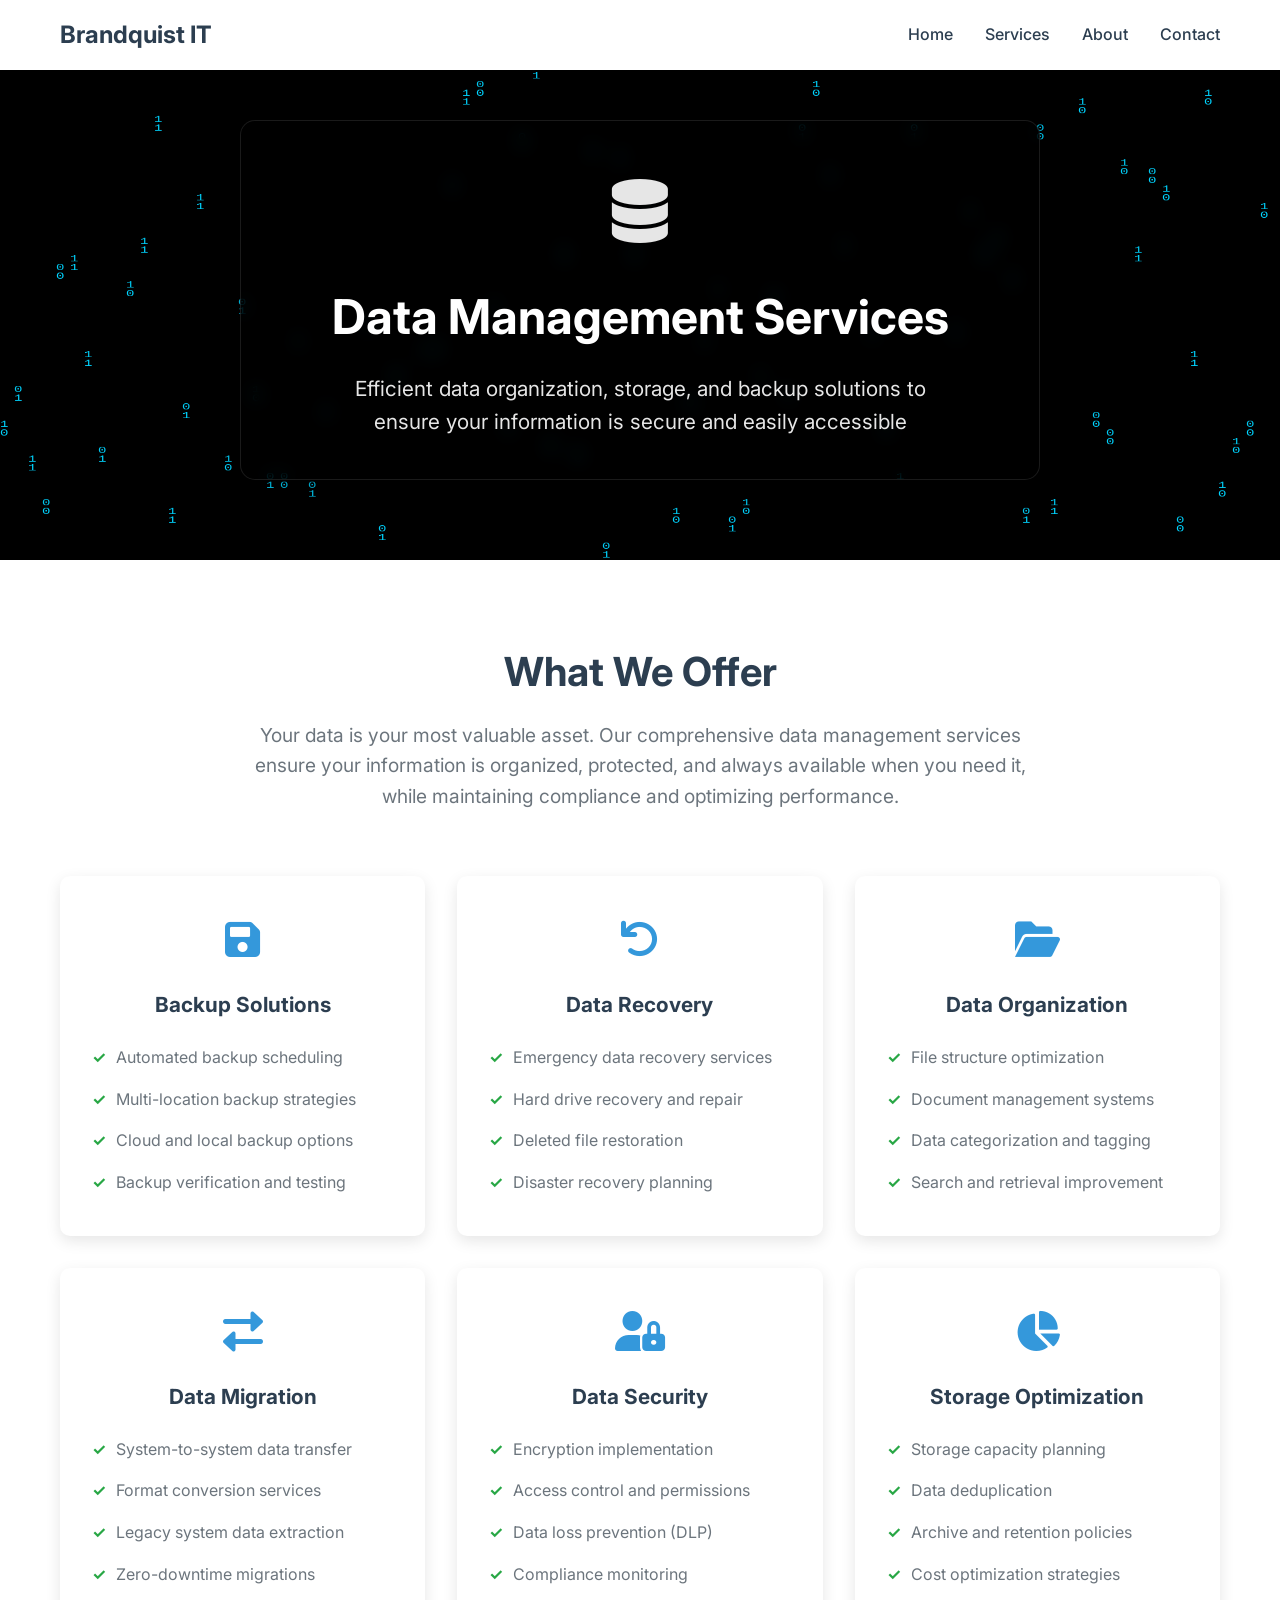
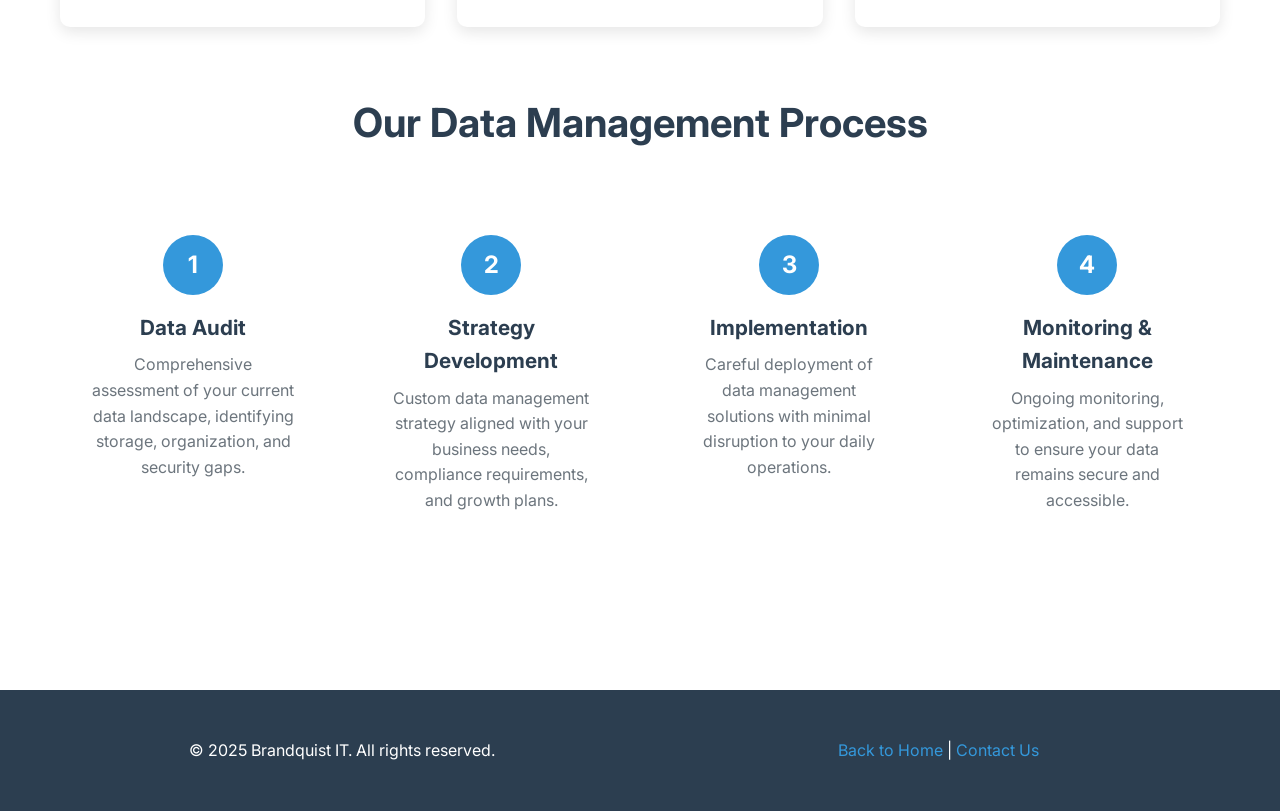
<file: services/data-management.html>
<!DOCTYPE html>
<html lang="en">
<head>
    <meta charset="UTF-8">
    <meta name="viewport" content="width=device-width, initial-scale=1.0">
    <title>Data Management - Brandquist IT</title>
    <link rel="stylesheet" href="../styles.css">
    <link href="https://fonts.googleapis.com/css2?family=Inter:wght@300;400;600;700&display=swap" rel="stylesheet">
    <link href="https://cdnjs.cloudflare.com/ajax/libs/font-awesome/6.0.0/css/all.min.css" rel="stylesheet">
</head>
<body>
    <!-- Navigation -->
    <nav class="navbar">
        <div class="nav-container">
            <div class="nav-logo">
                <a href="../index.html">Brandquist IT</a>
            </div>
            <ul class="nav-menu">
                <li class="nav-item">
                    <a href="../index.html" class="nav-link">Home</a>
                </li>
                <li class="nav-item dropdown">
                    <a href="../index.html#services" class="nav-link dropdown-toggle">Services</a>
                    <ul class="dropdown-menu">
                        <li><a href="computer-support.html">Computer Support</a></li>
                        <li><a href="network-security.html">Network & Security</a></li>
                        <li><a href="it-consulting.html">IT Consulting</a></li>
                        <li><a href="custom-solutions.html">Custom Solutions</a></li>
                        <li><a href="data-management.html">Data Management</a></li>
                        <li><a href="cloud-services.html">Cloud Services</a></li>
                    </ul>
                </li>
                <li class="nav-item">
                    <a href="../about.html" class="nav-link">About</a>
                </li>
                <li class="nav-item">
                    <a href="../index.html#contact" class="nav-link">Contact</a>
                </li>
            </ul>
            <div class="hamburger">
                <span class="bar"></span>
                <span class="bar"></span>
                <span class="bar"></span>
            </div>
        </div>
    </nav>

    <!-- Service Hero Section -->
    <section class="service-hero">
        <canvas id="digital-rain" class="digital-rain-canvas"></canvas>
        <div class="container">
            <div class="service-hero-content">
                <div class="service-icon-large">
                    <i class="fas fa-database"></i>
                </div>
                <h1>Data Management Services</h1>
                <p>Efficient data organization, storage, and backup solutions to ensure your information is secure and easily accessible</p>
            </div>
        </div>
    </section>

    <!-- Service Details -->
    <section class="service-details">
        <div class="container">
            <div class="service-overview">
                <h2>What We Offer</h2>
                <p>Your data is your most valuable asset. Our comprehensive data management services ensure your information is organized, protected, and always available when you need it, while maintaining compliance and optimizing performance.</p>
            </div>

            <div class="service-features">
                <div class="feature-grid">
                    <div class="feature-card">
                        <div class="feature-icon">
                            <i class="fas fa-save"></i>
                        </div>
                        <h3>Backup Solutions</h3>
                        <ul>
                            <li>Automated backup scheduling</li>
                            <li>Multi-location backup strategies</li>
                            <li>Cloud and local backup options</li>
                            <li>Backup verification and testing</li>
                        </ul>
                    </div>

                    <div class="feature-card">
                        <div class="feature-icon">
                            <i class="fas fa-undo"></i>
                        </div>
                        <h3>Data Recovery</h3>
                        <ul>
                            <li>Emergency data recovery services</li>
                            <li>Hard drive recovery and repair</li>
                            <li>Deleted file restoration</li>
                            <li>Disaster recovery planning</li>
                        </ul>
                    </div>

                    <div class="feature-card">
                        <div class="feature-icon">
                            <i class="fas fa-folder-open"></i>
                        </div>
                        <h3>Data Organization</h3>
                        <ul>
                            <li>File structure optimization</li>
                            <li>Document management systems</li>
                            <li>Data categorization and tagging</li>
                            <li>Search and retrieval improvement</li>
                        </ul>
                    </div>

                    <div class="feature-card">
                        <div class="feature-icon">
                            <i class="fas fa-exchange-alt"></i>
                        </div>
                        <h3>Data Migration</h3>
                        <ul>
                            <li>System-to-system data transfer</li>
                            <li>Format conversion services</li>
                            <li>Legacy system data extraction</li>
                            <li>Zero-downtime migrations</li>
                        </ul>
                    </div>

                    <div class="feature-card">
                        <div class="feature-icon">
                            <i class="fas fa-user-lock"></i>
                        </div>
                        <h3>Data Security</h3>
                        <ul>
                            <li>Encryption implementation</li>
                            <li>Access control and permissions</li>
                            <li>Data loss prevention (DLP)</li>
                            <li>Compliance monitoring</li>
                        </ul>
                    </div>

                    <div class="feature-card">
                        <div class="feature-icon">
                            <i class="fas fa-chart-pie"></i>
                        </div>
                        <h3>Storage Optimization</h3>
                        <ul>
                            <li>Storage capacity planning</li>
                            <li>Data deduplication</li>
                            <li>Archive and retention policies</li>
                            <li>Cost optimization strategies</li>
                        </ul>
                    </div>
                </div>
            </div>

            <div class="service-process">
                <h2>Our Data Management Process</h2>
                <div class="process-steps">
                    <div class="step">
                        <div class="step-number">1</div>
                        <h3>Data Audit</h3>
                        <p>Comprehensive assessment of your current data landscape, identifying storage, organization, and security gaps.</p>
                    </div>
                    <div class="step">
                        <div class="step-number">2</div>
                        <h3>Strategy Development</h3>
                        <p>Custom data management strategy aligned with your business needs, compliance requirements, and growth plans.</p>
                    </div>
                    <div class="step">
                        <div class="step-number">3</div>
                        <h3>Implementation</h3>
                        <p>Careful deployment of data management solutions with minimal disruption to your daily operations.</p>
                    </div>
                    <div class="step">
                        <div class="step-number">4</div>
                        <h3>Monitoring & Maintenance</h3>
                        <p>Ongoing monitoring, optimization, and support to ensure your data remains secure and accessible.</p>
                    </div>
                </div>
            </div>
        </div>
    </section>

    <!-- Footer -->
    <footer class="footer">
        <div class="container">
            <div class="footer-content">
                <p>&copy; 2025 Brandquist IT. All rights reserved.</p>
                <p><a href="../index.html">Back to Home</a> | <a href="../index.html#contact">Contact Us</a></p>
            </div>
        </div>
    </footer>

    <script src="../script.js"></script>
</body>
</html>
</file>
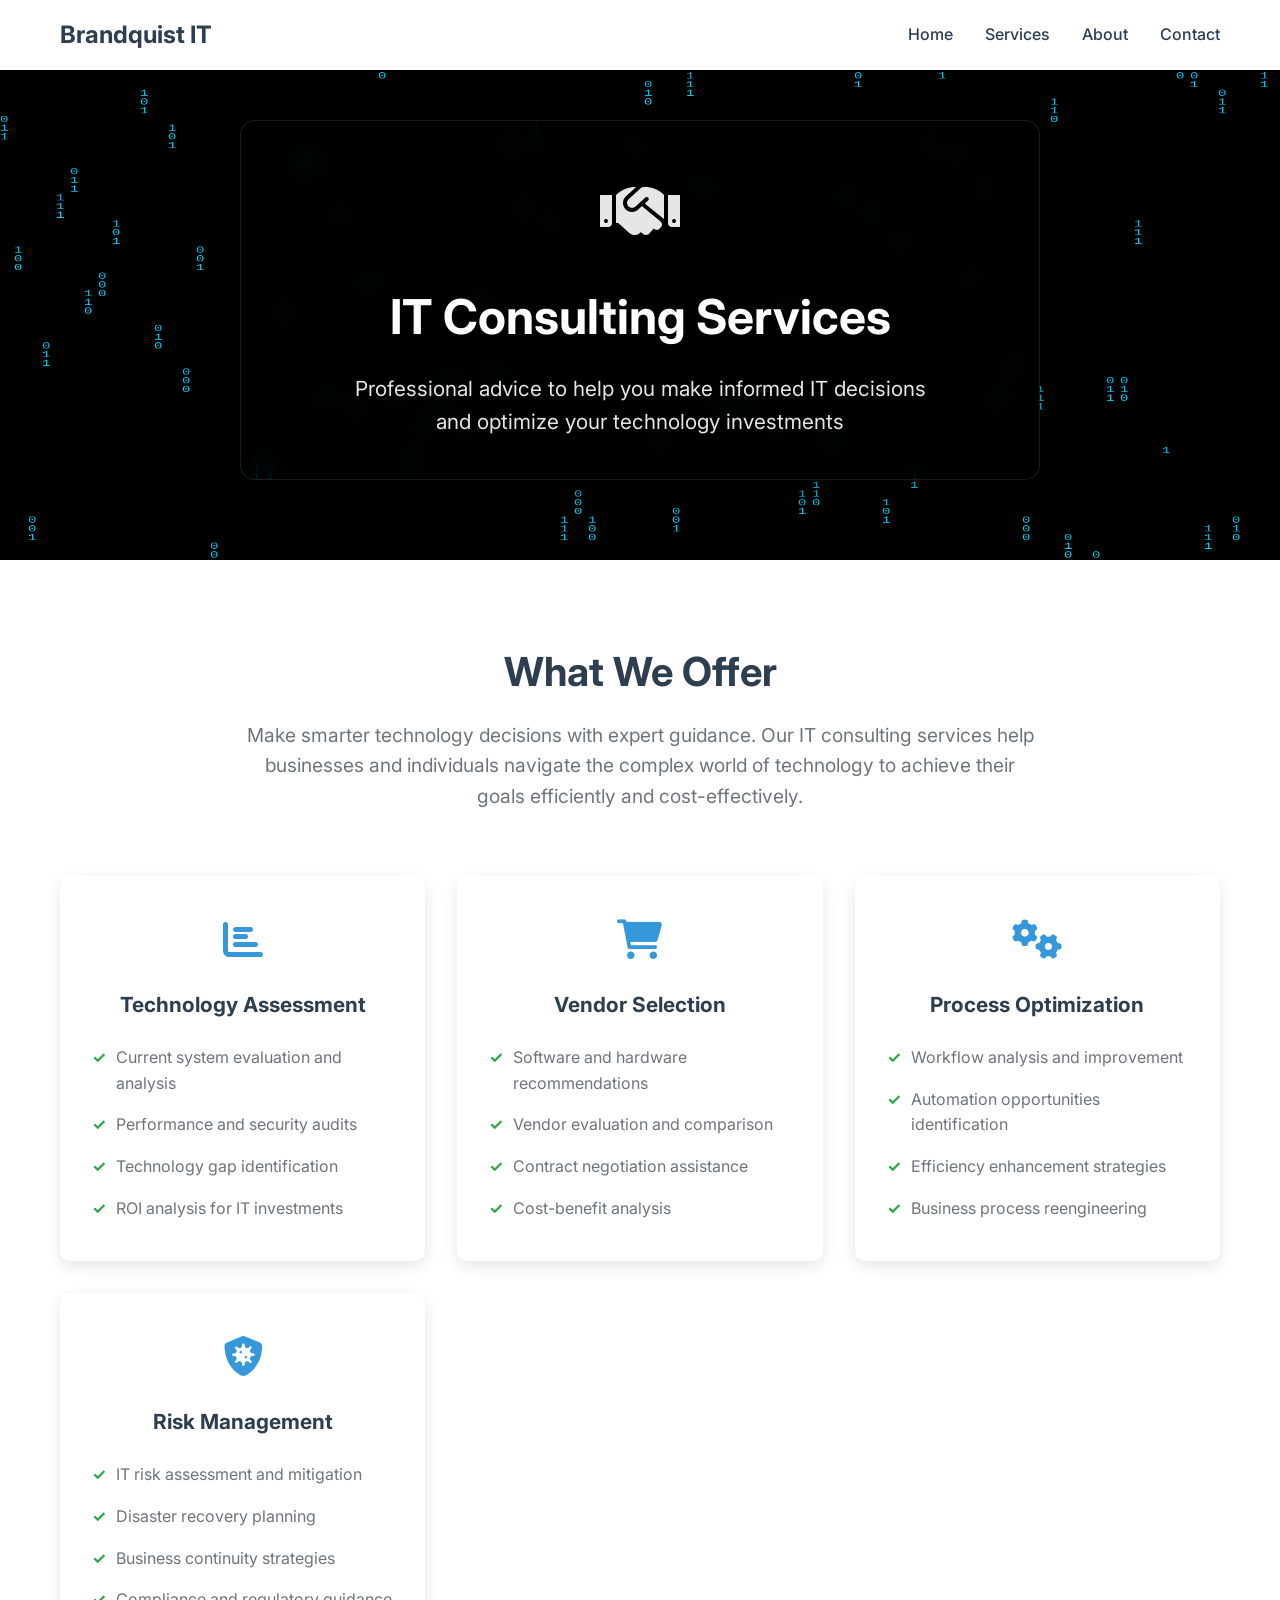
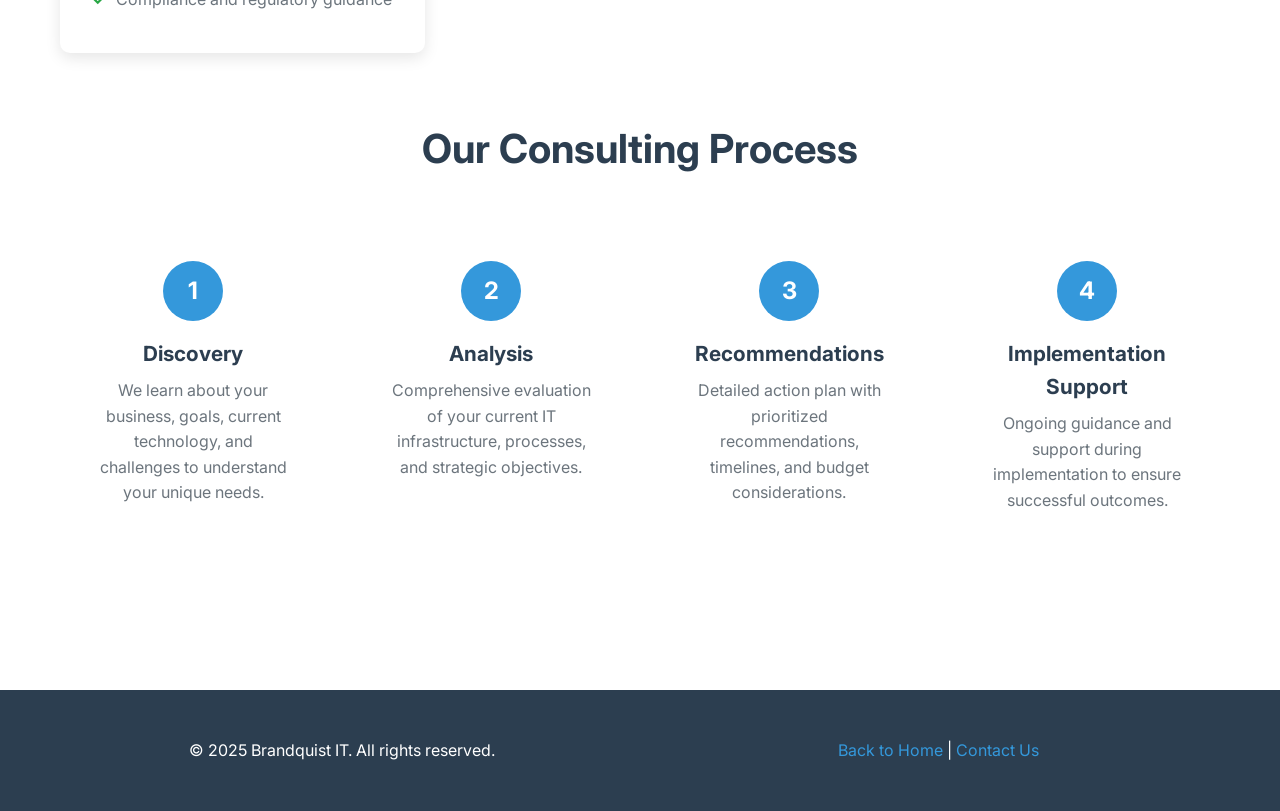
<file: services/it-consulting.html>
<!DOCTYPE html>
<html lang="en">
<head>
    <meta charset="UTF-8">
    <meta name="viewport" content="width=device-width, initial-scale=1.0">
    <title>IT Consulting - Brandquist IT</title>
    <link rel="stylesheet" href="../styles.css">
    <link href="https://fonts.googleapis.com/css2?family=Inter:wght@300;400;600;700&display=swap" rel="stylesheet">
    <link href="https://cdnjs.cloudflare.com/ajax/libs/font-awesome/6.0.0/css/all.min.css" rel="stylesheet">
</head>
<body>
    <!-- Navigation -->
    <nav class="navbar">
        <div class="nav-container">
            <div class="nav-logo">
                <a href="../index.html">Brandquist IT</a>
            </div>
            <ul class="nav-menu">
                <li class="nav-item">
                    <a href="../index.html" class="nav-link">Home</a>
                </li>
                <li class="nav-item dropdown">
                    <a href="../index.html#services" class="nav-link dropdown-toggle">Services</a>
                    <ul class="dropdown-menu">
                        <li><a href="computer-support.html">Computer Support</a></li>
                        <li><a href="network-security.html">Network & Security</a></li>
                        <li><a href="it-consulting.html">IT Consulting</a></li>
                        <li><a href="custom-solutions.html">Custom Solutions</a></li>
                        <li><a href="data-management.html">Data Management</a></li>
                        <li><a href="cloud-services.html">Cloud Services</a></li>
                    </ul>
                </li>
                <li class="nav-item">
                    <a href="../about.html" class="nav-link">About</a>
                </li>
                <li class="nav-item">
                    <a href="../index.html#contact" class="nav-link">Contact</a>
                </li>
            </ul>
            <div class="hamburger">
                <span class="bar"></span>
                <span class="bar"></span>
                <span class="bar"></span>
            </div>
        </div>
    </nav>

    <!-- Service Hero Section -->
    <section class="service-hero">
        <canvas id="digital-rain" class="digital-rain-canvas"></canvas>
        <div class="container">
            <div class="service-hero-content">
                <div class="service-icon-large">
                    <i class="fas fa-handshake"></i>
                </div>
                <h1>IT Consulting Services</h1>
                <p>Professional advice to help you make informed IT decisions and optimize your technology investments</p>
            </div>
        </div>
    </section>

    <!-- Service Details -->
    <section class="service-details">
        <div class="container">
            <div class="service-overview">
                <h2>What We Offer</h2>
                <p>Make smarter technology decisions with expert guidance. Our IT consulting services help businesses and individuals navigate the complex world of technology to achieve their goals efficiently and cost-effectively.</p>
            </div>

            <div class="service-features">
                <div class="feature-grid">
                    <div class="feature-card">
                        <div class="feature-icon">
                            <i class="fas fa-chart-bar"></i>
                        </div>
                        <h3>Technology Assessment</h3>
                        <ul>
                            <li>Current system evaluation and analysis</li>
                            <li>Performance and security audits</li>
                            <li>Technology gap identification</li>
                            <li>ROI analysis for IT investments</li>
                        </ul>
                    </div>

                    <div class="feature-card">
                        <div class="feature-icon">
                            <i class="fas fa-shopping-cart"></i>
                        </div>
                        <h3>Vendor Selection</h3>
                        <ul>
                            <li>Software and hardware recommendations</li>
                            <li>Vendor evaluation and comparison</li>
                            <li>Contract negotiation assistance</li>
                            <li>Cost-benefit analysis</li>
                        </ul>
                    </div>

                    <div class="feature-card">
                        <div class="feature-icon">
                            <i class="fas fa-cogs"></i>
                        </div>
                        <h3>Process Optimization</h3>
                        <ul>
                            <li>Workflow analysis and improvement</li>
                            <li>Automation opportunities identification</li>
                            <li>Efficiency enhancement strategies</li>
                            <li>Business process reengineering</li>
                        </ul>
                    </div>

                    <div class="feature-card">
                        <div class="feature-icon">
                            <i class="fas fa-shield-virus"></i>
                        </div>
                        <h3>Risk Management</h3>
                        <ul>
                            <li>IT risk assessment and mitigation</li>
                            <li>Disaster recovery planning</li>
                            <li>Business continuity strategies</li>
                            <li>Compliance and regulatory guidance</li>
                        </ul>
                    </div>
                </div>
            </div>

            <div class="service-process">
                <h2>Our Consulting Process</h2>
                <div class="process-steps">
                    <div class="step">
                        <div class="step-number">1</div>
                        <h3>Discovery</h3>
                        <p>We learn about your business, goals, current technology, and challenges to understand your unique needs.</p>
                    </div>
                    <div class="step">
                        <div class="step-number">2</div>
                        <h3>Analysis</h3>
                        <p>Comprehensive evaluation of your current IT infrastructure, processes, and strategic objectives.</p>
                    </div>
                    <div class="step">
                        <div class="step-number">3</div>
                        <h3>Recommendations</h3>
                        <p>Detailed action plan with prioritized recommendations, timelines, and budget considerations.</p>
                    </div>
                    <div class="step">
                        <div class="step-number">4</div>
                        <h3>Implementation Support</h3>
                        <p>Ongoing guidance and support during implementation to ensure successful outcomes.</p>
                    </div>
                </div>
            </div>
        </div>
    </section>

    <!-- Footer -->
    <footer class="footer">
        <div class="container">
            <div class="footer-content">
                <p>&copy; 2025 Brandquist IT. All rights reserved.</p>
                <p><a href="../index.html">Back to Home</a> | <a href="../index.html#contact">Contact Us</a></p>
            </div>
        </div>
    </footer>

    <script src="../script.js"></script>
</body>
</html>
</file>
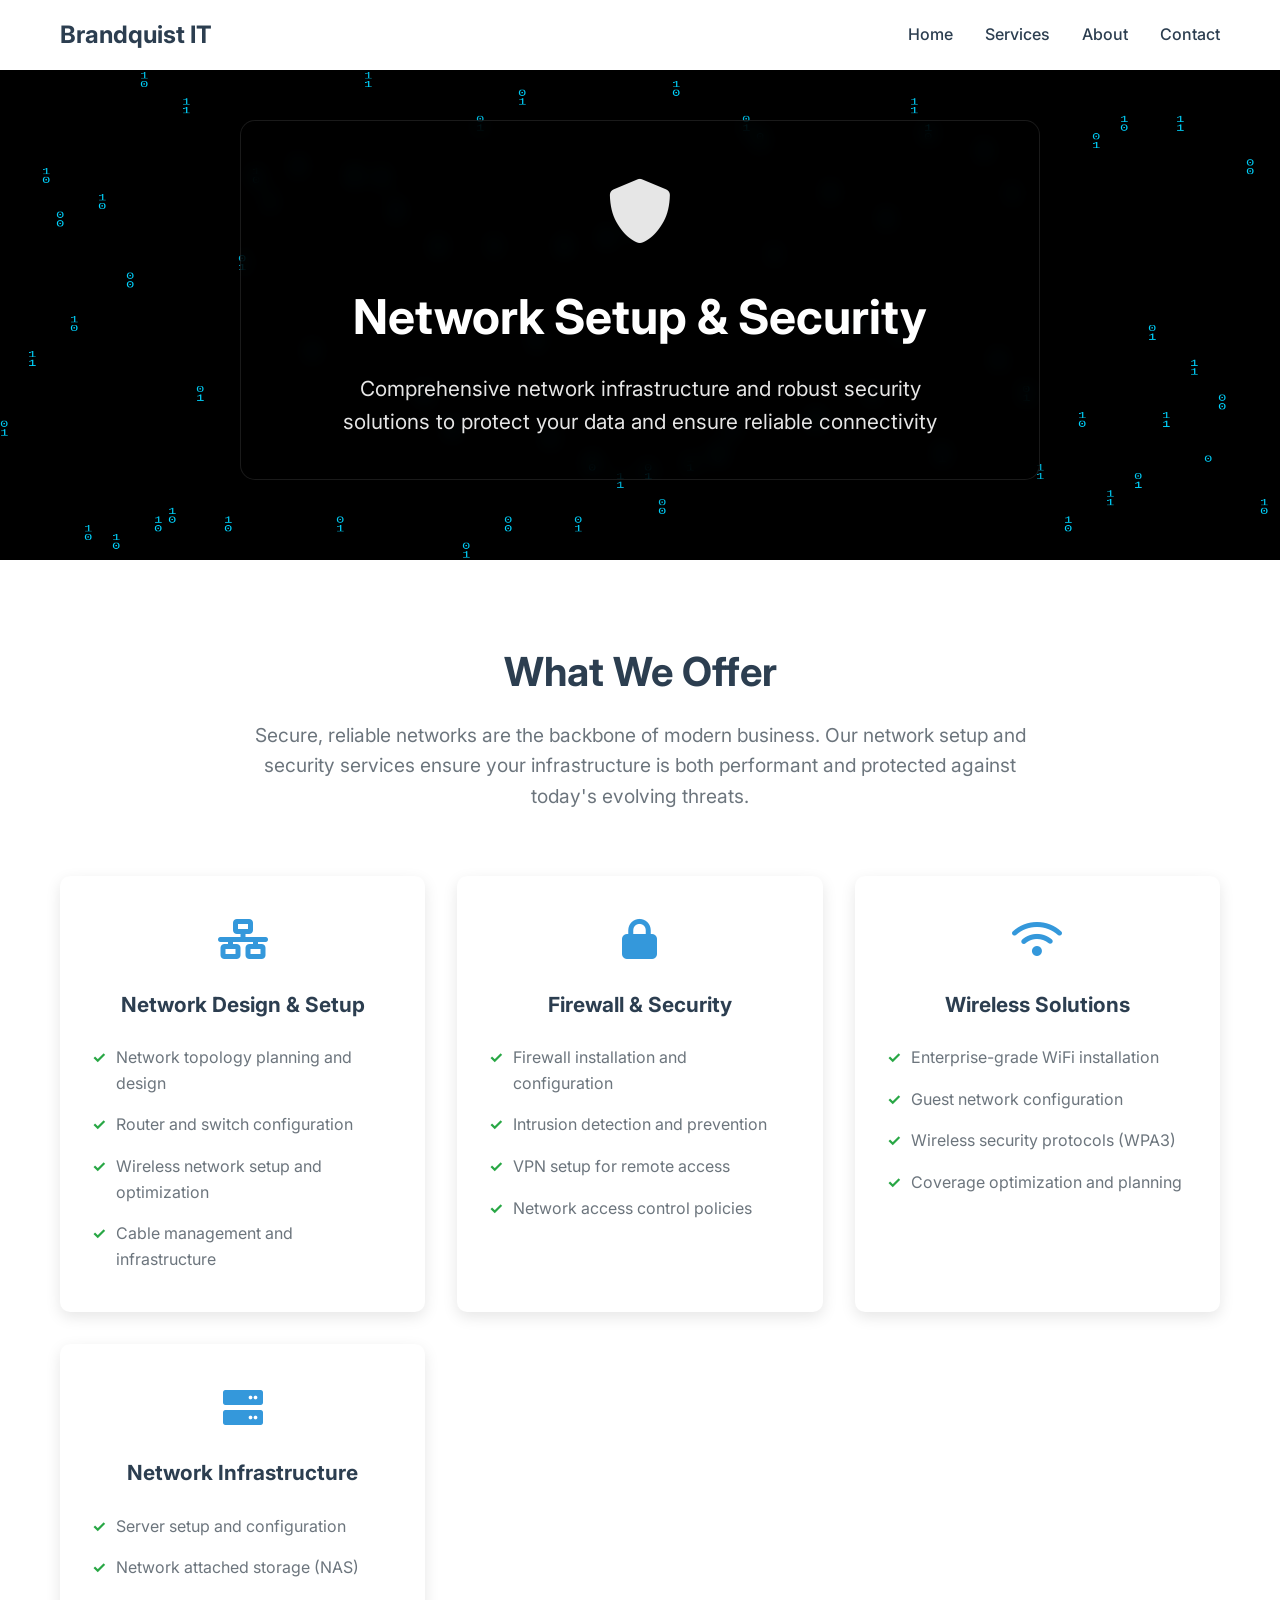
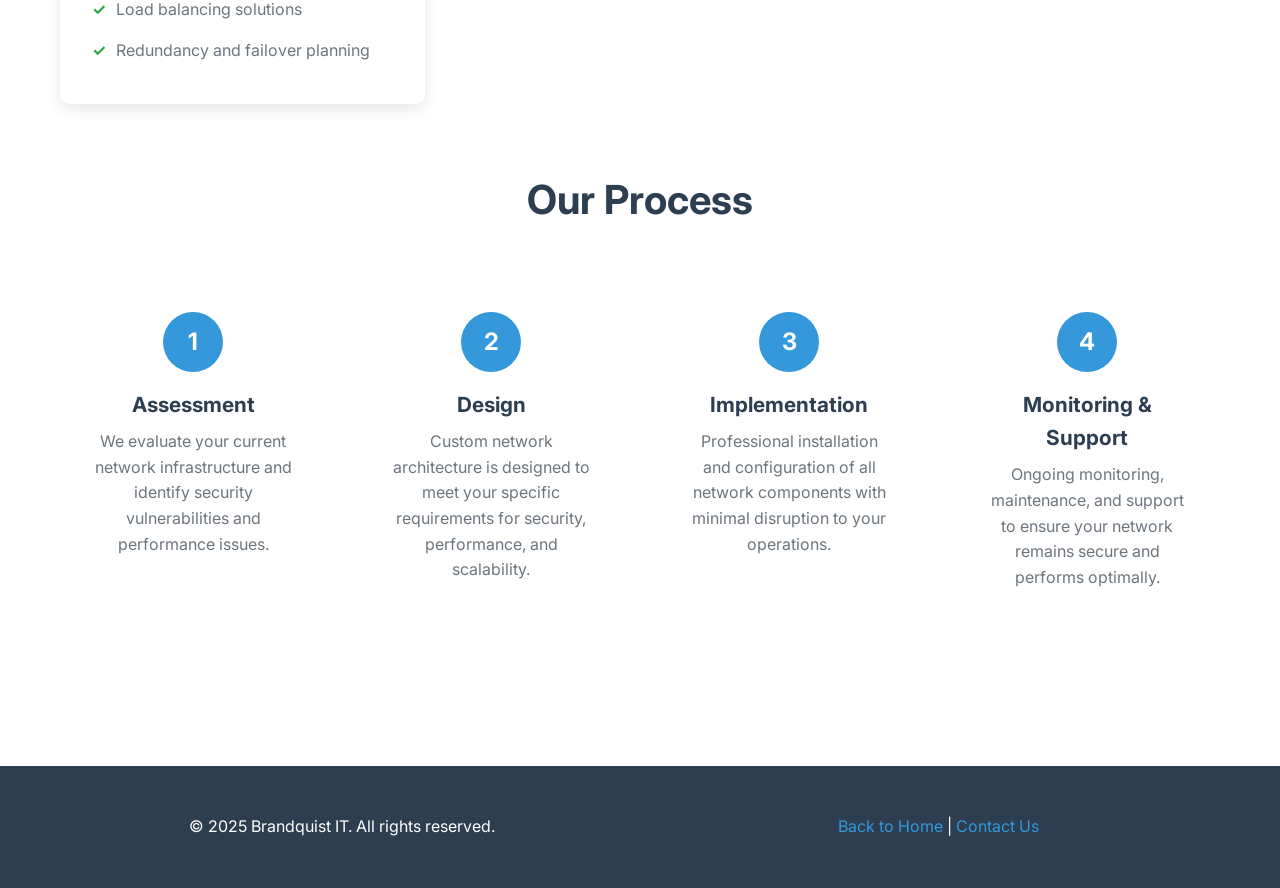
<file: services/network-security.html>
<!DOCTYPE html>
<html lang="en">
<head>
    <meta charset="UTF-8">
    <meta name="viewport" content="width=device-width, initial-scale=1.0">
    <title>Network & Security - Brandquist IT</title>
    <link rel="stylesheet" href="../styles.css">
    <link href="https://fonts.googleapis.com/css2?family=Inter:wght@300;400;600;700&display=swap" rel="stylesheet">
    <link href="https://cdnjs.cloudflare.com/ajax/libs/font-awesome/6.0.0/css/all.min.css" rel="stylesheet">
</head>
<body>
    <!-- Navigation -->
    <nav class="navbar">
        <div class="nav-container">
            <div class="nav-logo">
                <a href="../index.html">Brandquist IT</a>
            </div>
            <ul class="nav-menu">
                <li class="nav-item">
                    <a href="../index.html" class="nav-link">Home</a>
                </li>
                <li class="nav-item dropdown">
                    <a href="../index.html#services" class="nav-link dropdown-toggle">Services</a>
                    <ul class="dropdown-menu">
                        <li><a href="computer-support.html">Computer Support</a></li>
                        <li><a href="network-security.html">Network & Security</a></li>
                        <li><a href="it-consulting.html">IT Consulting</a></li>
                        <li><a href="custom-solutions.html">Custom Solutions</a></li>
                        <li><a href="data-management.html">Data Management</a></li>
                        <li><a href="cloud-services.html">Cloud Services</a></li>
                    </ul>
                </li>
                <li class="nav-item">
                    <a href="../about.html" class="nav-link">About</a>
                </li>
                <li class="nav-item">
                    <a href="../index.html#contact" class="nav-link">Contact</a>
                </li>
            </ul>
            <div class="hamburger">
                <span class="bar"></span>
                <span class="bar"></span>
                <span class="bar"></span>
            </div>
        </div>
    </nav>

    <!-- Service Hero Section -->
    <section class="service-hero">
        <canvas id="digital-rain" class="digital-rain-canvas"></canvas>
        <div class="container">
            <div class="service-hero-content">
                <div class="service-icon-large">
                    <i class="fas fa-shield-alt"></i>
                </div>
                <h1>Network Setup & Security</h1>
                <p>Comprehensive network infrastructure and robust security solutions to protect your data and ensure reliable connectivity</p>
            </div>
        </div>
    </section>

    <!-- Service Details -->
    <section class="service-details">
        <div class="container">
            <div class="service-overview">
                <h2>What We Offer</h2>
                <p>Secure, reliable networks are the backbone of modern business. Our network setup and security services ensure your infrastructure is both performant and protected against today's evolving threats.</p>
            </div>

            <div class="service-features">
                <div class="feature-grid">
                    <div class="feature-card">
                        <div class="feature-icon">
                            <i class="fas fa-network-wired"></i>
                        </div>
                        <h3>Network Design & Setup</h3>
                        <ul>
                            <li>Network topology planning and design</li>
                            <li>Router and switch configuration</li>
                            <li>Wireless network setup and optimization</li>
                            <li>Cable management and infrastructure</li>
                        </ul>
                    </div>

                    <div class="feature-card">
                        <div class="feature-icon">
                            <i class="fas fa-lock"></i>
                        </div>
                        <h3>Firewall & Security</h3>
                        <ul>
                            <li>Firewall installation and configuration</li>
                            <li>Intrusion detection and prevention</li>
                            <li>VPN setup for remote access</li>
                            <li>Network access control policies</li>
                        </ul>
                    </div>

                    <div class="feature-card">
                        <div class="feature-icon">
                            <i class="fas fa-wifi"></i>
                        </div>
                        <h3>Wireless Solutions</h3>
                        <ul>
                            <li>Enterprise-grade WiFi installation</li>
                            <li>Guest network configuration</li>
                            <li>Wireless security protocols (WPA3)</li>
                            <li>Coverage optimization and planning</li>
                        </ul>
                    </div>

                    <div class="feature-card">
                        <div class="feature-icon">
                            <i class="fas fa-server"></i>
                        </div>
                        <h3>Network Infrastructure</h3>
                        <ul>
                            <li>Server setup and configuration</li>
                            <li>Network attached storage (NAS)</li>
                            <li>Load balancing solutions</li>
                            <li>Redundancy and failover planning</li>
                        </ul>
                    </div>
                </div>
            </div>

            <div class="service-process">
                <h2>Our Process</h2>
                <div class="process-steps">
                    <div class="step">
                        <div class="step-number">1</div>
                        <h3>Assessment</h3>
                        <p>We evaluate your current network infrastructure and identify security vulnerabilities and performance issues.</p>
                    </div>
                    <div class="step">
                        <div class="step-number">2</div>
                        <h3>Design</h3>
                        <p>Custom network architecture is designed to meet your specific requirements for security, performance, and scalability.</p>
                    </div>
                    <div class="step">
                        <div class="step-number">3</div>
                        <h3>Implementation</h3>
                        <p>Professional installation and configuration of all network components with minimal disruption to your operations.</p>
                    </div>
                    <div class="step">
                        <div class="step-number">4</div>
                        <h3>Monitoring & Support</h3>
                        <p>Ongoing monitoring, maintenance, and support to ensure your network remains secure and performs optimally.</p>
                    </div>
                </div>
            </div>
        </div>
    </section>

    <!-- Footer -->
    <footer class="footer">
        <div class="container">
            <div class="footer-content">
                <p>&copy; 2025 Brandquist IT. All rights reserved.</p>
                <p><a href="../index.html">Back to Home</a> | <a href="../index.html#contact">Contact Us</a></p>
            </div>
        </div>
    </footer>

    <script src="../script.js"></script>
</body>
</html>
</file>
<file: styles.css>
/* Reset and Base Styles */
* {
    margin: 0;
    padding: 0;
    box-sizing: border-box;
}

body {
    font-family: 'Inter', sans-serif;
    line-height: 1.6;
    color: #333;
    background-color: #ffffff;
}

html {
    scroll-behavior: smooth;
}

.container {
    max-width: 1200px;
    margin: 0 auto;
    padding: 0 20px;
}

.hero {
    position: relative;
    background-color: #000000;
    overflow: hidden;
}

.hero-container {
    position: relative;
    z-index: 2;
}

.hero-content {
    position: relative;
    z-index: 3;
    background: rgba(0, 0, 0, 0.7);
    backdrop-filter: blur(10px);
    border: 1px solid rgba(255, 255, 255, 0.1);
    border-radius: 15px;
    padding: 2.5rem;
    box-shadow: 0 10px 30px rgba(0, 0, 0, 0.3);
}

/* Navigation Styles */
.navbar {
    position: fixed;
    top: 0;
    width: 100%;
    background-color: #ffffff;
    box-shadow: 0 2px 10px rgba(0, 0, 0, 0.1);
    z-index: 1000;
    transition: all 0.3s ease;
}

.nav-container {
    max-width: 1200px;
    margin: 0 auto;
    padding: 0 20px;
    display: flex;
    justify-content: space-between;
    align-items: center;
    height: 70px;
}

.nav-logo a {
    font-size: 1.5rem;
    font-weight: 700;
    color: #2c3e50;
    text-decoration: none;
    transition: color 0.3s ease;
}

.nav-logo a:hover {
    color: #3498db;
}

.nav-menu {
    display: flex;
    list-style: none;
    gap: 2rem;
}

.nav-item {
    position: relative;
}

/* Dropdown Styles */
.dropdown-toggle::after {
    content: " ▼";
    font-size: 0.7rem;
    margin-left: 5px;
    opacity: 0.7;
}

.dropdown-menu {
    position: absolute;
    top: 100%;
    left: 0;
    background: white;
    min-width: 220px;
    box-shadow: 0 5px 15px rgba(0, 0, 0, 0.1);
    border-radius: 8px;
    opacity: 0;
    visibility: hidden;
    transform: translateY(-10px);
    transition: all 0.3s ease;
    list-style: none;
    padding: 10px 0;
    margin: 10px 0 0 0;
    z-index: 1001;
}

.dropdown:hover .dropdown-menu {
    opacity: 1;
    visibility: visible;
    transform: translateY(0);
}

.dropdown-menu li {
    margin: 0;
}

.dropdown-menu a {
    display: block;
    padding: 12px 20px;
    color: #2c3e50;
    text-decoration: none;
    transition: background-color 0.3s ease;
    font-weight: 400;
}

.dropdown-menu a:hover {
    background-color: #f8f9fa;
    color: #3498db;
}

.nav-link {
    color: #2c3e50;
    text-decoration: none;
    font-weight: 500;
    transition: color 0.3s ease;
    position: relative;
}

.nav-link:hover {
    color: #3498db;
}

.nav-link::after {
    content: '';
    position: absolute;
    width: 0;
    height: 2px;
    bottom: -5px;
    left: 0;
    background-color: #3498db;
    transition: width 0.3s ease;
}

.nav-link:hover::after {
    width: 100%;
}

/* Hamburger Menu */
.hamburger {
    display: none;
    flex-direction: column;
    cursor: pointer;
}

.bar {
    width: 25px;
    height: 3px;
    background-color: #2c3e50;
    margin: 3px 0;
    transition: 0.3s;
}

/* Hero Section */
.hero {
    position: relative;
    padding-top: 100px;
    min-height: 90vh;
    background-color: #000000;
    display: flex;
    align-items: center;
    color: white;
    overflow: hidden;
}

/* Digital Rain Animation Styles */
.digital-rain-canvas {
    position: absolute;
    top: 0;
    left: 0;
    width: 100%;
    height: 100%;
    z-index: 1;
    pointer-events: none;
}

.hero-container {
    position: relative;
    z-index: 2;
    max-width: 1200px;
    margin: 0 auto;
    padding: 0 20px;
    display: grid;
    grid-template-columns: 1fr 1fr;
    gap: 3rem;
    align-items: center;
}

.hero-content h1 {
    font-size: 3rem;
    font-weight: 700;
    margin-bottom: 1rem;
    line-height: 1.2;
}

.hero-content p {
    font-size: 1.2rem;
    margin-bottom: 2rem;
    opacity: 0.9;
}

.hero-buttons {
    display: flex;
    gap: 1rem;
    flex-wrap: wrap;
}

.placeholder-image {
    background-color: rgba(255, 255, 255, 0.1);
    border: 2px dashed rgba(255, 255, 255, 0.3);
    border-radius: 10px;
    padding: 3rem;
    text-align: center;
    backdrop-filter: blur(10px);
}

.placeholder-image i {
    font-size: 4rem;
    margin-bottom: 1rem;
    opacity: 0.7;
}

.placeholder-image p {
    font-size: 1.1rem;
    opacity: 0.7;
}

/* Button Styles */
.btn {
    display: inline-block;
    padding: 12px 30px;
    border-radius: 25px;
    text-decoration: none;
    font-weight: 600;
    transition: all 0.3s ease;
    border: none;
    cursor: pointer;
    font-size: 1rem;
}

.btn-primary {
    background-color: #3498db;
    color: white;
    box-shadow: 0 4px 15px rgba(52, 152, 219, 0.2);
}

.btn-primary:hover {
    background-color: #2980b9;
    transform: translateY(-2px);
    box-shadow: 0 5px 15px rgba(52, 152, 219, 0.3);
}

.btn-secondary {
    background-color: rgba(255, 255, 255, 0.95);
    color: #2c3e50;
    border: 2px solid rgba(255, 255, 255, 0.95);
    box-shadow: 0 4px 15px rgba(255, 255, 255, 0.1);
}

.btn-secondary:hover {
    background-color: white;
    color: #2c3e50;
    border-color: white;
    transform: translateY(-2px);
    box-shadow: 0 6px 20px rgba(255, 255, 255, 0.2);
}

.btn-full {
    width: 100%;
}

.btn-small {
    padding: 8px 20px;
    font-size: 0.9rem;
    margin-top: auto;
}

.btn-small {
    padding: 8px 20px;
    font-size: 0.9rem;
    margin-top: 15px;
}

/* Services Section */
.services {
    padding: 100px 0;
    background-color: #f8f9fa;
}

.section-header {
    text-align: center;
    margin-bottom: 4rem;
}

.section-header h2 {
    font-size: 2.5rem;
    font-weight: 700;
    color: #2c3e50;
    margin-bottom: 1rem;
}

.section-header p {
    font-size: 1.2rem;
    color: #7f8c8d;
    max-width: 600px;
    margin: 0 auto;
}

.services-grid {
    display: grid;
    grid-template-columns: repeat(auto-fit, minmax(280px, 1fr));
    gap: 2rem;
}

.service-card {
    background-color: white;
    padding: 2rem;
    border-radius: 10px;
    text-align: center;
    box-shadow: 0 5px 20px rgba(0, 0, 0, 0.1);
    transition: transform 0.3s ease, box-shadow 0.3s ease;
    display: flex;
    flex-direction: column;
    justify-content: space-between;
    min-height: 320px;
}

.service-card:hover {
    transform: translateY(-5px);
    box-shadow: 0 10px 30px rgba(0, 0, 0, 0.15);
}

.service-icon {
    width: 80px;
    height: 80px;
    background: linear-gradient(135deg, #3498db, #2980b9);
    border-radius: 50%;
    display: flex;
    align-items: center;
    justify-content: center;
    margin: 0 auto 1.5rem;
}

.service-icon i {
    font-size: 2rem;
    color: white;
}

.service-card h3 {
    font-size: 1.5rem;
    font-weight: 600;
    color: #2c3e50;
    margin-bottom: 1rem;
}

.service-card p {
    color: #7f8c8d;
    line-height: 1.6;
}

/* Contact Section */
.contact {
    padding: 100px 0;
    background-color: white;
}
/* Service Pages Styles */
.service-hero {
    position: relative;
    padding: 120px 0 80px;
    background-color: #000000;
    color: white;
    text-align: center;
    overflow: hidden;
}

.service-hero-content {
    position: relative;
    z-index: 2;
    max-width: 800px;
    margin: 0 auto;
    background: rgba(0, 0, 0, 0.7);
    backdrop-filter: blur(10px);
    border: 1px solid rgba(255, 255, 255, 0.1);
    border-radius: 15px;
    padding: 2.5rem;
    box-shadow: 0 10px 30px rgba(0, 0, 0, 0.3);
}

.service-icon-large {
    font-size: 4rem;
    margin-bottom: 1rem;
    color: rgba(255, 255, 255, 0.9);
}

.service-hero h1 {
    font-size: 3rem;
    font-weight: 700;
    margin-bottom: 1rem;
}

.service-hero p {
    font-size: 1.3rem;
    opacity: 0.9;
    max-width: 600px;
    margin: 0 auto;
}

.service-details {
    padding: 80px 0;
}

.service-overview {
    text-align: center;
    margin-bottom: 4rem;
}

.service-overview h2 {
    font-size: 2.5rem;
    color: #2c3e50;
    margin-bottom: 1rem;
}

.service-overview p {
    font-size: 1.2rem;
    color: #6c757d;
    max-width: 800px;
    margin: 0 auto;
}

.feature-grid {
    display: grid;
    grid-template-columns: repeat(auto-fit, minmax(350px, 1fr));
    gap: 2rem;
    margin-bottom: 4rem;
}

.feature-card {
    background: white;
    padding: 2rem;
    border-radius: 10px;
    box-shadow: 0 5px 15px rgba(0, 0, 0, 0.1);
    text-align: center;
}

.feature-icon {
    font-size: 2.5rem;
    color: #3498db;
    margin-bottom: 1rem;
}

.feature-card h3 {
    font-size: 1.3rem;
    color: #2c3e50;
    margin-bottom: 1rem;
}

.feature-card ul {
    list-style: none;
    padding: 0;
    text-align: left;
}

.feature-card li {
    padding: 0.5rem 0;
    color: #6c757d;
    position: relative;
    padding-left: 1.5rem;
}

.feature-card li::before {
    content: '✓';
    position: absolute;
    left: 0;
    color: #28a745;
    font-weight: bold;
}

.service-process {
    margin: 4rem 0;
}

.service-process h2 {
    text-align: center;
    font-size: 2.5rem;
    color: #2c3e50;
    margin-bottom: 3rem;
}

.process-steps {
    display: grid;
    grid-template-columns: repeat(auto-fit, minmax(250px, 1fr));
    gap: 2rem;
}

.step {
    text-align: center;
    padding: 2rem;
}

.step-number {
    width: 60px;
    height: 60px;
    background: #3498db;
    color: white;
    border-radius: 50%;
    display: flex;
    align-items: center;
    justify-content: center;
    font-size: 1.5rem;
    font-weight: bold;
    margin: 0 auto 1rem;
}

.step h3 {
    font-size: 1.3rem;
    color: #2c3e50;
    margin-bottom: 0.5rem;
}

.step p {
    color: #6c757d;
    line-height: 1.6;
}

.service-pricing {
    margin-top: 4rem;
}

.service-pricing h2 {
    text-align: center;
    font-size: 2.5rem;
    color: #2c3e50;
    margin-bottom: 3rem;
}

.pricing-grid {
    display: grid;
    grid-template-columns: repeat(auto-fit, minmax(300px, 1fr));
    gap: 2rem;
    max-width: 1000px;
    margin: 0 auto;
}

.pricing-card {
    background: white;
    padding: 2.5rem 2rem;
    border-radius: 15px;
    box-shadow: 0 5px 20px rgba(0, 0, 0, 0.1);
    text-align: center;
    position: relative;
    transition: transform 0.3s ease;
}

.pricing-card.featured {
    border: 2px solid #3498db;
    transform: scale(1.05);
}

.pricing-card:hover {
    transform: translateY(-5px);
}

.pricing-card h3 {
    font-size: 1.5rem;
    color: #2c3e50;
    margin-bottom: 1rem;
}

.price {
    font-size: 2.5rem;
    font-weight: bold;
    color: #3498db;
    margin-bottom: 1.5rem;
}

.pricing-card ul {
    list-style: none;
    padding: 0;
    margin-bottom: 2rem;
}

.pricing-card li {
    padding: 0.5rem 0;
    color: #6c757d;
    border-bottom: 1px solid #eee;
}

.pricing-card li:last-child {
    border-bottom: none;
}

.footer {
    background: #2c3e50;
    color: white;
    padding: 2rem 0;
    text-align: center;
}

.footer-content {
    max-width: 1200px;
    margin: 0 auto;
}

.footer a {
    color: #3498db;
    text-decoration: none;
}

.footer a:hover {
    text-decoration: underline;
}

/* About Page Styles */
.about-story {
    margin: 4rem 0;
    text-align: center;
}

.about-story h2 {
    font-size: 2.5rem;
    color: #2c3e50;
    margin-bottom: 3rem;
}

.story-content {
    max-width: 800px;
    margin: 0 auto;
}

.story-text p {
    font-size: 1.1rem;
    line-height: 1.8;
    color: #6c757d;
    margin-bottom: 1.5rem;
    text-align: left;
}

.about-values {
    margin: 4rem 0;
}

.about-values h2 {
    text-align: center;
    font-size: 2.5rem;
    color: #2c3e50;
    margin-bottom: 3rem;
}

.values-grid {
    display: grid;
    grid-template-columns: repeat(auto-fit, minmax(250px, 1fr));
    gap: 2rem;
}

.value-item {
    text-align: center;
    padding: 2rem;
    background: white;
    border-radius: 10px;
    box-shadow: 0 5px 15px rgba(0, 0, 0, 0.1);
    transition: transform 0.3s ease;
}

.value-item:hover {
    transform: translateY(-5px);
}

.value-icon {
    font-size: 2.5rem;
    color: #3498db;
    margin-bottom: 1rem;
}

.value-item h3 {
    font-size: 1.3rem;
    color: #2c3e50;
    margin-bottom: 0.5rem;
}

.value-item p {
    color: #6c757d;
    line-height: 1.6;
}
.contact-container {
    display: grid;
    grid-template-columns: 1fr 1fr;
    gap: 4rem;
    margin-top: 3rem;
}

.contact-info {
    display: flex;
    flex-direction: column;
    gap: 2rem;
}

.contact-item {
    display: flex;
    align-items: flex-start;
    gap: 1rem;
}

.contact-icon {
    width: 50px;
    height: 50px;
    background: linear-gradient(135deg, #3498db, #2980b9);
    border-radius: 50%;
    display: flex;
    align-items: center;
    justify-content: center;
    flex-shrink: 0;
}

.contact-icon i {
    color: white;
    font-size: 1.2rem;
}

.contact-item h4 {
    font-size: 1.2rem;
    font-weight: 600;
    color: #2c3e50;
    margin-bottom: 0.5rem;
}

.contact-item p {
    color: #7f8c8d;
}

/* Contact Form */
.contact-form {
    background-color: #f8f9fa;
    padding: 2rem;
    border-radius: 10px;
}

.form-group {
    margin-bottom: 1.5rem;
}

.form-group input,
.form-group textarea {
    width: 100%;
    padding: 12px 15px;
    border: 1px solid #ddd;
    border-radius: 5px;
    font-size: 1rem;
    font-family: inherit;
    transition: border-color 0.3s ease;
}

.form-group input:focus,
.form-group textarea:focus {
    outline: none;
    border-color: #3498db;
}

.form-group textarea {
    resize: vertical;
    min-height: 120px;
}

/* Footer */
.footer {
    background-color: #2c3e50;
    color: white;
    padding: 3rem 0 1rem;
}

.footer-content {
    display: grid;
    grid-template-columns: repeat(auto-fit, minmax(250px, 1fr));
    gap: 2rem;
    margin-bottom: 2rem;
}

.footer-section h4 {
    font-size: 1.2rem;
    margin-bottom: 1rem;
    color: #3498db;
}

.footer-section p {
    color: #bdc3c7;
    line-height: 1.6;
}

.footer-section ul {
    list-style: none;
}

.footer-section ul li {
    margin-bottom: 0.5rem;
}

.footer-section ul li a {
    color: #bdc3c7;
    text-decoration: none;
    transition: color 0.3s ease;
}

.footer-section ul li a:hover {
    color: #3498db;
}

.social-links {
    display: flex;
    gap: 1rem;
}

.social-links a {
    width: 40px;
    height: 40px;
    background-color: #34495e;
    border-radius: 50%;
    display: flex;
    align-items: center;
    justify-content: center;
    color: white;
    text-decoration: none;
    transition: background-color 0.3s ease;
}

.social-links a:hover {
    background-color: #3498db;
}

.footer-bottom {
    text-align: center;
    padding-top: 2rem;
    border-top: 1px solid #34495e;
    color: #bdc3c7;
}

/* Responsive Design */
@media (max-width: 768px) {
    .hamburger {
        display: flex;
    }

    .nav-menu {
        position: fixed;
        left: -100%;
        top: 70px;
        flex-direction: column;
        background-color: white;
        width: 100%;
        text-align: center;
        transition: 0.3s;
        box-shadow: 0 10px 27px rgba(0, 0, 0, 0.05);
        padding: 2rem 0;
    }

    .nav-menu.active {
        left: 0;
    }

    .nav-menu li {
        margin: 1rem 0;
    }

    .hamburger.active .bar:nth-child(2) {
        opacity: 0;
    }

    .hamburger.active .bar:nth-child(1) {
        transform: translateY(8px) rotate(45deg);
    }

    .hamburger.active .bar:nth-child(3) {
        transform: translateY(-8px) rotate(-45deg);
    }

    .hero-container {
        grid-template-columns: 1fr;
        text-align: center;
        gap: 2rem;
    }

    .hero-content h1 {
        font-size: 2.5rem;
    }

    .contact-container {
        grid-template-columns: 1fr;
        gap: 2rem;
    }

    .hero-buttons {
        justify-content: center;
    }
}

@media (max-width: 480px) {
    .hero-content h1 {
        font-size: 2rem;
    }

    .section-header h2 {
        font-size: 2rem;
    }

    .service-card {
        padding: 1.5rem;
    }

    .contact-form {
        padding: 1.5rem;
    }

    .footer-content {
        grid-template-columns: 1fr;
        text-align: center;
    }

    .social-links {
        justify-content: center;
    }
}
</file>
